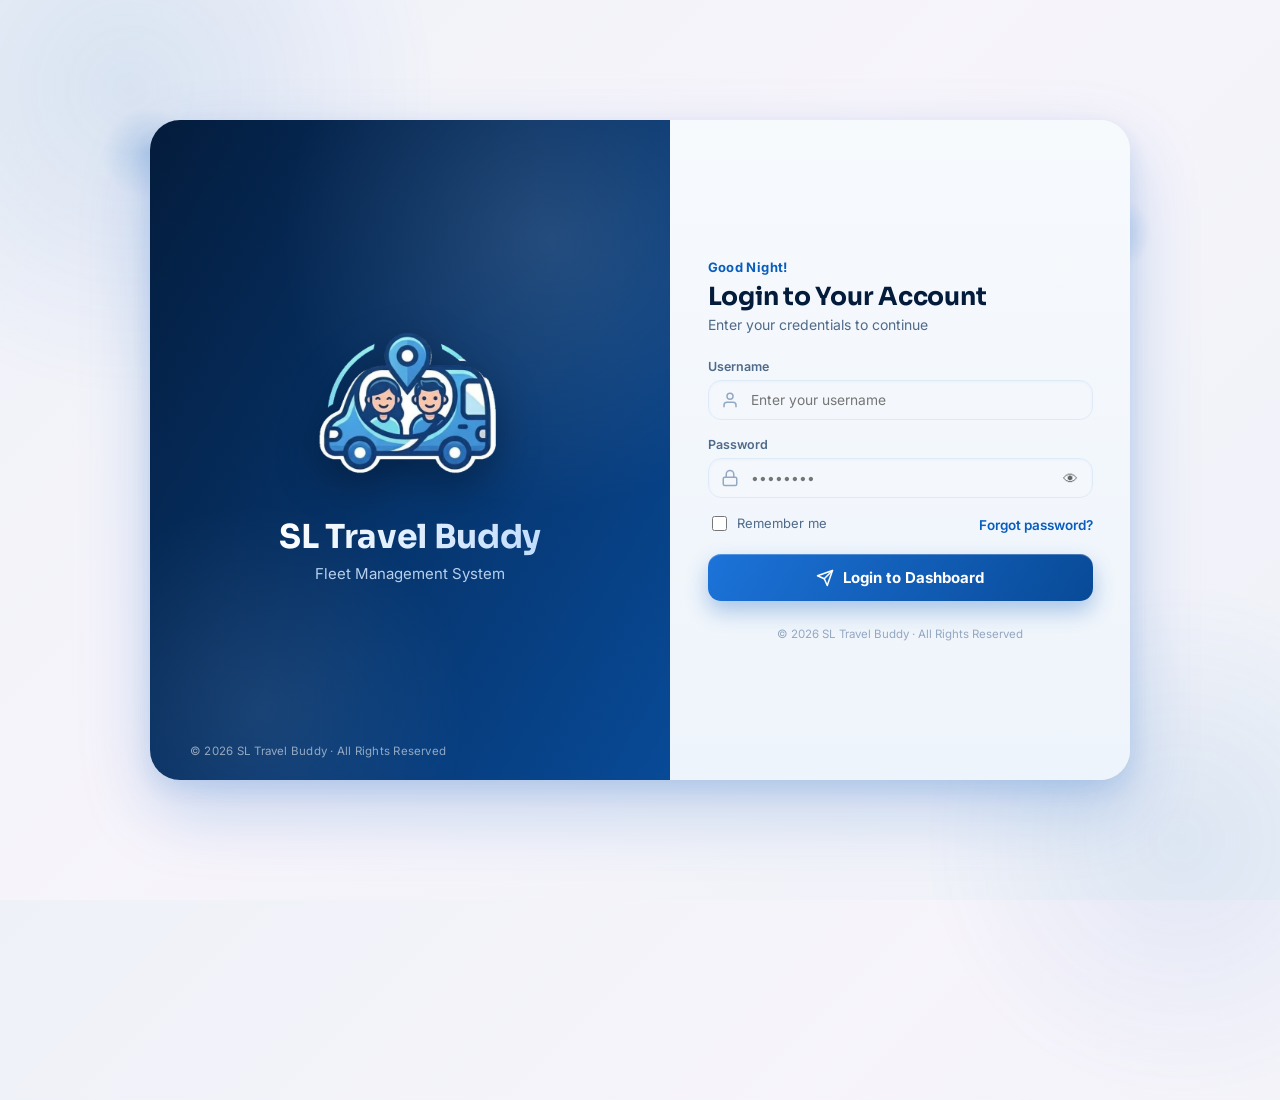
<file: target/classes/static/index.html>
<!DOCTYPE html>
<html lang="en">
<head>
    <meta charset="UTF-8"/>
    <meta name="viewport" content="width=device-width, initial-scale=1.0"/>
    <title>SL Travel Buddy — Login</title>
    <link rel="stylesheet" href="css/style.css"/>
    <link rel="icon" type="image/png" href="assets/SLTravelBuddy.png">
    <script>(function () {
        try {
            document.documentElement.setAttribute('data-theme', localStorage.getItem('bms_theme') || 'light');
        } catch (e) {
        }
    })();</script>
</head>
<body class="auth-body">
<div class="auth-bg-particle auth-bg-particle--1"></div>
<div class="auth-bg-particle auth-bg-particle--2"></div>
<div class="auth-bg-particle auth-bg-particle--3"></div>

<div class="auth-shell">
    <div class="auth-visual">
        <div class="auth-visual__overlay">
            <img src="assets/login-logo.png" alt="SL Travel Buddy Logo" class="auth-visual__logo">
            <h1>SL Travel Buddy</h1>
            <p>Fleet Management System</p>
        </div>
        <div class="auth-visual__footer">© <span id="authYear"></span> SL Travel Buddy · All Rights Reserved</div>
    </div>

    <div class="auth-panel">
        <div class="auth-card" id="loginCard">
            <div class="auth-greeting" id="authGreeting"></div>
            <h2>Login to Your Account</h2>
            <p class="muted">Enter your credentials to continue</p>

            <form id="loginForm" novalidate>
                <div class="form-field">
                    <label for="username">Username</label>
                    <div class="input-icon-wrap">
              <span class="input-icon">
                <svg viewBox="0 0 24 24" fill="none" stroke="currentColor" stroke-width="2" stroke-linecap="round"
                     stroke-linejoin="round"><path d="M20 21v-2a4 4 0 0 0-4-4H8a4 4 0 0 0-4 4v2"/><circle cx="12" cy="7"
                                                                                                          r="4"/></svg>
              </span>
                        <input type="text" id="username" autocomplete="username" required
                               placeholder="Enter your username"/>
                    </div>
                </div>
                <div class="form-field">
                    <label for="password">Password</label>
                    <div class="input-icon-wrap password-wrap">
              <span class="input-icon">
                <svg viewBox="0 0 24 24" fill="none" stroke="currentColor" stroke-width="2" stroke-linecap="round"
                     stroke-linejoin="round"><rect x="3" y="11" width="18" height="11" rx="2"/><path
                        d="M7 11V7a5 5 0 0 1 10 0v4"/></svg>
              </span>
                        <input type="password" id="password" autocomplete="current-password" required
                               placeholder="••••••••"/>
                        <button type="button" class="password-toggle" id="togglePw" aria-label="Show password">👁
                        </button>
                    </div>
                </div>
                <div id="loginError" class="form-error" hidden></div>

                <div class="auth-options">
                    <label class="auth-remember">
                        <input type="checkbox" id="rememberMe"/> Remember me
                    </label>
                    <button type="button" class="link-btn" id="linkForgot">Forgot password?</button>
                </div>

                <button type="submit" class="btn btn--auth-submit btn--block" id="btnLogin">
                    <svg class="btn--auth-submit__icon" viewBox="0 0 24 24" fill="none" stroke="currentColor"
                         stroke-width="2" stroke-linecap="round" stroke-linejoin="round">
                        <path d="M22 2 11 13"/>
                        <path d="M22 2 15 22l-4-9-9-4 20-7Z"/>
                    </svg>
                    <span>Login to Dashboard</span>
                </button>
            </form>

            <div class="auth-card__footer">© <span id="authYear2"></span> SL Travel Buddy · All Rights Reserved</div>
        </div>
    </div>
</div>

<script src="https://code.jquery.com/jquery-3.6.0.min.js"></script>
<script src="js/api.js"></script>
<script src="js/utils.js"></script>
<script src="js/auth.js"></script>
<script>
    if (Session.isLoggedIn()) location.href = "dashboard.html";

    // Footer copyright years
    const yearNow = new Date().getFullYear();
    qs("#authYear").textContent = yearNow;
    qs("#authYear2").textContent = yearNow;


    (function setGreeting() {
        const hour = new Date().getHours();
        let text;
        if (hour >= 5 && hour < 12) text = "Good Morning!";
        else if (hour >= 12 && hour < 17) text = "Good Afternoon!";
        else if (hour >= 17 && hour < 21) text = "Good Evening!";
        else text = "Good Night!";
        qs("#authGreeting").textContent = text;
    })();


    const REMEMBER_KEY = "bms_remembered_username";
    (function restoreRememberedUsername() {
        const saved = localStorage.getItem(REMEMBER_KEY);
        if (saved) {
            qs("#username").value = saved;
            qs("#rememberMe").checked = true;
        }
    })();

    const form = qs("#loginForm");
    const errBox = qs("#loginError");

    qs("#togglePw").addEventListener("click", () => {
        const pw = qs("#password");
        pw.type = pw.type === "password" ? "text" : "password";
    });

    form.addEventListener("submit", async (e) => {
        e.preventDefault();
        errBox.hidden = true;
        const username = qs("#username").value.trim();
        const password = qs("#password").value;
        if (!username || !password) {
            errBox.textContent = "Please enter both username and password.";
            errBox.hidden = false;
            return;
        }
        const btn = qs("#btnLogin");
        btn.disabled = true;
        const result = await Auth.authenticate(username, password);
        btn.disabled = false;
        if (!result.ok) {
            errBox.textContent = result.message;
            errBox.hidden = false;
            return;
        }
        if (qs("#rememberMe").checked) localStorage.setItem(REMEMBER_KEY, username);
        else localStorage.removeItem(REMEMBER_KEY);
        Session.set(result.user, result.token);
        Toast.success(`Welcome, ${result.user.name}!`);
        setTimeout(() => location.href = "dashboard.html", 400);
    });

    /* ---------------- Forgot password / OTP flow ---------------- */
    qs("#linkForgot").addEventListener("click", () => {
        let stage = "email";
        let pendingEmail = "";
        let pendingUserId = null;
        let pendingCode = "";

        function bodyForStage() {
            if (stage === "email") {
                return `
            <p class="muted">Enter the email address linked to your account. We'll send a one-time code to it.</p>
            <div class="form-field"><label>Email</label><input type="email" id="fpEmail" placeholder="you@example.com" /></div>`;
            }
            if (stage === "otp") {
                return `
            <div class="otp-banner otp-banner--sent">
              <strong>✓ Code sent!</strong> We emailed a 6-digit verification code to <strong>${Fmt.escapeHtml(pendingEmail)}</strong>.
              <span class="muted">Check your inbox (and spam folder). Valid for 10 minutes.</span>
            </div>
            <div class="form-field"><label>Enter the 6-digit code</label><input type="text" id="fpOtp" maxlength="6" placeholder="000000" /></div>`;
            }
            return `
          <div class="form-field"><label>New Password</label><input type="password" id="fpNewPw" placeholder="At least 6 characters" /></div>
          <div class="form-field"><label>Confirm Password</label><input type="password" id="fpConfirmPw" placeholder="Re-enter password" /></div>`;
        }

        const modal = openModal({
            title: "Reset Password",
            bodyHtml: `<div id="fpBody">${bodyForStage()}</div>`,
            footerHtml: `<button class="btn btn--ghost" data-act="x">Cancel</button><button class="btn btn--primary" id="fpNext">Send Code</button>`,
            onMount(overlay) {
                function refresh() {
                    qs("#fpBody", overlay).innerHTML = bodyForStage();
                    qs("#fpNext", overlay).textContent = stage === "email" ? "Send Code" : stage === "otp" ? "Verify Code" : "Reset Password";
                }

                qs("#fpNext", overlay).addEventListener("click", () => handleNext(overlay, refresh));
                refresh();
            }
        });

        async function handleNext(overlay, refresh) {
            if (stage === "email") {
                const email = qs("#fpEmail", overlay).value.trim();
                if (!Validate.isEmail(email)) {
                    Toast.warning("Please enter a valid email address.");
                    return;
                }
                const res = await Auth.requestOtp(email);
                if (!res.ok) {
                    Toast.error("No account found with that email address.");
                    return;
                }

                pendingEmail = email;
                pendingUserId = res.user.userId;

                Toast.success(`Verification code emailed to ${pendingEmail}.`);
                stage = "otp";
                refresh();
            } else if (stage === "otp") {
                const code = qs("#fpOtp", overlay).value.trim();
                const uid = await Auth.verifyOtp(pendingEmail, code);
                if (!uid) {
                    Toast.error("Invalid or expired code. Please try again.");
                    return;
                }
                pendingUserId = uid;
                pendingCode = code;
                Toast.success("Code verified!");
                stage = "reset";
                refresh();
            } else {
                const pw1 = qs("#fpNewPw", overlay).value;
                const pw2 = qs("#fpConfirmPw", overlay).value;
                if (pw1.length < 6) {
                    Toast.warning("Password must be at least 6 characters.");
                    return;
                }
                if (pw1 !== pw2) {
                    Toast.warning("Passwords do not match.");
                    return;
                }
                const ok = await Auth.resetPassword(pendingUserId, pw1, pendingEmail, pendingCode);
                if (!ok) {
                    Toast.error("Could not reset your password. Please try again.");
                    return;
                }
                Toast.success("Password reset successfully! Please sign in.");
                modal.close();
            }
        }
    });
</script>
</body>
</html>
</file>
<file: target/classes/static/css/style.css>
@import url('https://fonts.googleapis.com/css2?family=Sora:wght@600;700;800&family=Inter:wght@400;500;600;700&display=swap');

:root {
    /* tints/shades  */
    --primary: #095dbd;
    --primary-50: #eef6ff;
    --primary-100: #dbebfe;
    --primary-200: #b7d7fd;
    --primary-300: #83b9f8;
    --primary-400: #4794ed;
    --primary-500: #1c73d9;
    --primary-600: #095dbd;
    --primary-700: #084a97;
    --primary-800: #073b78;
    --primary-900: #062c5c;
    --primary-950: #041c3c;

    --rgb-primary: 9, 93, 189;

    /* Surfaces */
    --bg: #ffffff;
    --bg-soft: #f4f8fd;
    --bg-shell: linear-gradient(180deg, #f7fafd 0%, #eef4fb 100%);
    --card: #ffffff;
    --border: #dfeaf7;
    --border-soft: #eaf2fb;

    /* Text */
    --text: #0d2745;
    --text-soft: #4f6a8a;
    --text-faint: #93a8c2;

    --green: #17945f;
    --green-bg: #e4f8ef;
    --red: #d13b3b;
    --red-bg: #fdeaea;
    --amber: #b9781a;
    --amber-bg: #fdf1de;
    --blue: var(--primary-600);
    --blue-bg: var(--primary-50);
    --gray-bg: #eef2f8;
    --purple: #6a4fc9;
    --purple-bg: #efeafc;

    /* Depth system */
    --radius: 20px;
    --radius-sm: 13px;
    --radius-lg: 26px;

    --shadow-xs: 0 1px 2px rgba(var(--rgb-primary), 0.05);
    --shadow-sm: 0 1px 2px rgba(var(--rgb-primary), 0.05),
    0 6px 16px rgba(var(--rgb-primary), 0.07);
    --shadow-md: 0 2px 4px rgba(var(--rgb-primary), 0.06),
    0 14px 32px rgba(var(--rgb-primary), 0.10);
    --shadow-lg: 0 8px 16px rgba(var(--rgb-primary), 0.10),
    0 28px 60px rgba(var(--rgb-primary), 0.20);
    --shadow-inset: inset 0 2px 6px rgba(4, 28, 60, 0.28);
    --shadow-glow: 0 0 0 3px rgba(var(--rgb-primary), 0.14);


    --surface-2: var(--bg-soft);
    --surface-solid: #ffffff;
    --sheen: rgba(255, 255, 255, .85);
    --text-muted: var(--text-soft);
    --accent: var(--primary-600);
    --danger: var(--red);

    font-family: 'Inter', system-ui, sans-serif;
}


:root[data-theme="dark"] {
    --primary-50: #112544;
    --primary-100: #143259;
    --primary-200: #1c4d84;
    --primary-300: #3672b5;

    --bg: #0a1220;
    --bg-soft: #101a2c;
    --bg-shell: linear-gradient(180deg, #090f1a 0%, #0d1626 100%);
    --card: #121d32;
    --border: #24354f;
    --border-soft: #1a273d;

    --text: #edf2fb;
    --text-soft: #9fb0c9;
    --text-faint: #67768f;

    --surface-solid: #16233b;
    --sheen: rgba(255, 255, 255, .05);

    --green-bg: #0f2f22;
    --red-bg: #37191a;
    --amber-bg: #362a10;
    --blue-bg: #112a4a;
    --gray-bg: #18243a;
    --purple-bg: #221c3c;


    --green: #4ade80;
    --red: #f87171;
    --amber: #fbbf24;
    --purple: #c4b5fd;
    --blue: #60a5fa;

    --shadow-xs: 0 1px 2px rgba(0, 0, 0, .35);
    --shadow-sm: 0 1px 2px rgba(0, 0, 0, .35), 0 6px 16px rgba(0, 0, 0, .3);
    --shadow-md: 0 2px 4px rgba(0, 0, 0, .38), 0 14px 32px rgba(0, 0, 0, .34);
    --shadow-lg: 0 8px 16px rgba(0, 0, 0, .4), 0 28px 60px rgba(0, 0, 0, .5);
    --shadow-inset: inset 0 2px 6px rgba(0, 0, 0, .4);
    --shadow-glow: 0 0 0 3px rgba(96, 165, 250, .22);
}

:root[data-theme="dark"] body {
    background: var(--bg-shell);
}

:root[data-theme="dark"] .card,
:root[data-theme="dark"] .stat-card {
    background: linear-gradient(160deg, #131f36 0%, #101a2e 75%, #142744 150%);
    border-color: var(--border-soft);
}

:root[data-theme="dark"] .card::before {
    opacity: .3;
}

:root[data-theme="dark"] .topbar {
    background: rgba(10, 18, 32, .8);
    border-bottom-color: rgba(255, 255, 255, .05);
    box-shadow: 0 1px 0 rgba(255, 255, 255, .03), 0 6px 20px rgba(0, 0, 0, .3);
}

:root[data-theme="dark"] .topbar__title {
    color: var(--text);
}

:root[data-theme="dark"] .topbar__clock {
    color: var(--text-soft);
}


:root[data-theme="dark"] .calc-trigger,
:root[data-theme="dark"] .fullscreen-trigger,
:root[data-theme="dark"] .bell-trigger,
:root[data-theme="dark"] .search-trigger,
:root[data-theme="dark"] .theme-trigger,
:root[data-theme="dark"] .sidebar-collapse-btn {
    background: linear-gradient(155deg, #17273f, #101a2c);
    color: var(--text-soft);
    border-color: var(--border);
}

:root[data-theme="dark"] .calc-trigger:hover,
:root[data-theme="dark"] .fullscreen-trigger:hover,
:root[data-theme="dark"] .bell-trigger:hover,
:root[data-theme="dark"] .search-trigger:hover,
:root[data-theme="dark"] .theme-trigger:hover,
:root[data-theme="dark"] .sidebar-collapse-btn:hover {
    background: linear-gradient(155deg, #1c3050, #142640);
    color: var(--text);
}

:root[data-theme="dark"] input[type="text"], :root[data-theme="dark"] input[type="number"],
:root[data-theme="dark"] input[type="date"], :root[data-theme="dark"] input[type="time"],
:root[data-theme="dark"] input[type="email"], :root[data-theme="dark"] input[type="password"],
:root[data-theme="dark"] select, :root[data-theme="dark"] textarea {
    background: var(--surface-solid);
    color: var(--text);
    border-color: var(--border);
}

:root[data-theme="dark"] input:focus, :root[data-theme="dark"] select:focus, :root[data-theme="dark"] textarea:focus {
    background: #1a2a46;
}

:root[data-theme="dark"] input[readonly], :root[data-theme="dark"] input:disabled, :root[data-theme="dark"] select:disabled {
    background: #0d1626;
}

:root[data-theme="dark"] .search-box {
    background: var(--surface-solid);
}

:root[data-theme="dark"] .search-box:focus-within {
    background: #1a2a46;
}

:root[data-theme="dark"] .data-table thead th {
    background: #101c31;
    color: var(--primary-300);
}

:root[data-theme="dark"] .data-table tbody td {
    border-bottom-color: var(--border-soft);
}

:root[data-theme="dark"] .data-table tbody tr:hover {
    background: #101c31;
}

:root[data-theme="dark"] .table-empty {
    color: var(--text-faint);
}

:root[data-theme="dark"] .btn--secondary {
    background: linear-gradient(155deg, #14243d, #1a3557);
    color: #bcd4f2;
}

:root[data-theme="dark"] .btn--danger {
    background: linear-gradient(155deg, #241417, #33191c);
}

:root[data-theme="dark"] .calc-btn--clear {
    background: linear-gradient(155deg, #241417, #33191c);
    color: var(--red);
}

:root[data-theme="dark"] .modal {
    background: rgba(16, 24, 40, .94);
    border-color: rgba(255, 255, 255, .06);
}

:root[data-theme="dark"] .modal__header, :root[data-theme="dark"] .modal__footer {
    border-color: var(--border-soft);
}

:root[data-theme="dark"] .toast {
    background: rgba(17, 27, 45, .88);
}

:root[data-theme="dark"] .toast__title {
    color: var(--text);
}

:root[data-theme="dark"] .pill {
    background: var(--blue-bg);
    color: #a9c8f0;
}

:root[data-theme="dark"] .tabs {
    border-bottom-color: var(--border);
}

:root[data-theme="dark"] .tab-btn:hover {
    background: var(--blue-bg);
}

:root[data-theme="dark"] .auth-panel {
    background: var(--bg-shell);
}

:root[data-theme="dark"] .auth-card h2 {
    color: var(--text);
}

:root[data-theme="dark"] .auth-card__footer {
    color: var(--text-faint);
}

:root[data-theme="dark"] .auth-body {
    background: linear-gradient(135deg, #070c16 0%, #0a1220 50%, #070c16 100%);
}

:root[data-theme="dark"] .calc-display {
    background: linear-gradient(160deg, #0a1220, #0e1830);
}

:root[data-theme="dark"] .calc-btn {
    background: var(--bg-soft);
    border-color: var(--border);
    color: var(--text);
}

:root[data-theme="dark"] .calc-btn:hover {
    background: #1a3050;
}

:root[data-theme="dark"] .calc-btn--op {
    background: linear-gradient(155deg, #14243d, #1a3557);
    color: #bcd4f2;
}

:root[data-theme="dark"] .calc-btn--op:hover {
    background: linear-gradient(155deg, #1a3557, #1f4370);
}

:root[data-theme="dark"] .otp-banner {
    background: linear-gradient(155deg, #362a10, #2a2009);
    color: #f0d9a0;
}

:root[data-theme="dark"] .otp-banner--sent {
    background: linear-gradient(155deg, #0f2f22, #0c261c);
    color: #a6e8c8;
}

:root[data-theme="dark"] .form-error {
    background: var(--red-bg);
}

:root[data-theme="dark"] .empty-state h3 {
    color: var(--text);
}

:root[data-theme="dark"] .view-toggle button {
    background: var(--surface-solid);
}


:root[data-theme="dark"] .card__head h3,
:root[data-theme="dark"] .table-toolbar h3,
:root[data-theme="dark"] .modal__header h3,
:root[data-theme="dark"] .calendar-head h3,
:root[data-theme="dark"] .settings-section h4,
:root[data-theme="dark"] .notif-panel__head strong,
:root[data-theme="dark"] .page-head h2,
:root[data-theme="dark"] .auth-card__footer,
:root[data-theme="dark"] .data-table thead th.sortable:hover {
    color: var(--text);
}

:root[data-theme="dark"] .link,
:root[data-theme="dark"] .link-btn,
:root[data-theme="dark"] .topbar__burger,
:root[data-theme="dark"] .chip,
:root[data-theme="dark"] .tab-btn.active,
:root[data-theme="dark"] .search-result-item__icon,
:root[data-theme="dark"] .leaderboard-value,
:root[data-theme="dark"] .data-table thead th.sort-asc .sort-arrow,
:root[data-theme="dark"] .data-table thead th.sort-desc .sort-arrow,
:root[data-theme="dark"] .brand-mark .icon {
    color: #7db4f5;
}

:root[data-theme="dark"] .link:hover,
:root[data-theme="dark"] .link-btn:hover {
    color: #a8cff9;
}

:root[data-theme="dark"] .chip {
    background: var(--blue-bg);
}

:root[data-theme="dark"] .leaderboard-rank {
    background: linear-gradient(155deg, #1a3557, #1f4370);
    color: #a8cff9;
}

:root[data-theme="dark"] .toast--info {
    border-color: #7db4f5;
}

:root[data-theme="dark"] .toast--info .toast__icon {
    color: #7db4f5;
}


:root[data-theme="dark"] .btn--ghost:hover:not(:disabled),
:root[data-theme="dark"] .chip-btn:hover,
:root[data-theme="dark"] .tab-btn:hover {
    background: var(--blue-bg);
    color: #7db4f5;
}

:root[data-theme="dark"] .tab-btn.active:hover {
    color: #a8cff9;
}

:root[data-theme="dark"] .chat-chip {
    color: #7db4f5;
}

:root[data-theme="dark"] .chat-chip:hover {
    background: var(--blue-bg);
}

:root[data-theme="dark"] .search-result-item:hover,
:root[data-theme="dark"] .search-result-item.active,
:root[data-theme="dark"] .autocomplete-item:hover,
:root[data-theme="dark"] .calendar-cell:hover {
    background: var(--blue-bg);
}

:root[data-theme="dark"] .calendar-cell.today {
    box-shadow: 0 0 0 2px var(--primary-100);
}

:root[data-theme="dark"] .calendar-cell.active-filter {
    background: var(--primary-100);
}


* {
    box-sizing: border-box;
}

html, body {
    height: 100%;
}

body {
    margin: 0;
    background: var(--bg-shell);
    color: var(--text);

    font-family: 'Inter', system-ui, -apple-system, sans-serif;
    -webkit-font-smoothing: antialiased;
}

h1, h2, h3, h4 {
    font-family: 'Sora', 'Inter', sans-serif;
    margin: 0;
    letter-spacing: -0.01em;
}

p {
    margin: 0;
}

a {
    color: inherit;
}

button {
    font-family: inherit;
}

.muted {
    color: var(--text-soft);
    font-size: 14px;
}

.req {
    color: var(--red);
}

.icon {
    width: 19px;
    height: 19px;
    flex-shrink: 0;
}

@media (prefers-reduced-motion: reduce) {
    *, *::before, *::after {
        animation-duration: 0.01ms !important;
        animation-iteration-count: 1 !important;
        transition-duration: 0.01ms !important;
        scroll-behavior: auto !important;
    }
}

/*Scroll-reveal  */
.reveal {
    opacity: 0;
    transform: translateY(18px);
    transition: opacity .45s cubic-bezier(.22, .61, .36, 1), transform .45s cubic-bezier(.22, .61, .36, 1);
}

.reveal.in-view {
    opacity: 1;
    transform: translateY(0);
}

/*Buttons */
.btn {
    display: inline-flex;
    align-items: center;
    justify-content: center;
    gap: 8px;
    padding: 11px 20px;
    border-radius: var(--radius-sm);
    border: 1px solid transparent;
    font-size: 14px;
    font-weight: 600;
    cursor: pointer;
    transition: all .25s cubic-bezier(.22, .61, .36, 1);
    white-space: nowrap;
    position: relative;
}

.btn:disabled {
    opacity: .42;
    cursor: not-allowed;
    transform: none !important;
    box-shadow: none !important;
}

.btn--primary {
    background: linear-gradient(155deg, var(--primary-500), var(--primary-700));
    color: #fff;
    box-shadow: 0 2px 4px rgba(var(--rgb-primary), .18), 0 10px 22px rgba(var(--rgb-primary), .30), inset 0 1px 0 rgba(255, 255, 255, .22);
    overflow: hidden;
}

.btn--primary::before {
    content: "";
    position: absolute;
    inset: 0;
    background: linear-gradient(115deg, transparent 30%, rgba(255, 255, 255, .35) 48%, rgba(255, 255, 255, .35) 52%, transparent 70%);
    background-size: 250% 100%;
    background-position: 150% 0;
    transition: background-position .55s ease;
    pointer-events: none;
}

.btn--primary:hover:not(:disabled)::before {
    background-position: -50% 0;
}

.btn--primary:hover:not(:disabled) {
    transform: translateY(-3px);
    box-shadow: 0 4px 10px rgba(var(--rgb-primary), .22), 0 18px 34px rgba(var(--rgb-primary), .36), inset 0 1px 0 rgba(255, 255, 255, .3);
}

.btn--primary:active:not(:disabled) {
    transform: translateY(0) scale(.98);
    box-shadow: var(--shadow-inset);
}

.btn--secondary {
    background: linear-gradient(155deg, var(--primary-50), var(--primary-100));
    color: var(--primary-700);
    box-shadow: var(--shadow-xs), inset 0 1px 0 var(--sheen);
}

.btn--secondary:hover:not(:disabled) {
    transform: translateY(-3px);
    background: linear-gradient(155deg, var(--primary-100), var(--primary-200));
    box-shadow: var(--shadow-sm);
}

.btn--secondary:active:not(:disabled) {
    transform: translateY(0) scale(.98);
    box-shadow: var(--shadow-inset);
}

.btn--danger {
    background: linear-gradient(155deg, #fff, var(--red-bg));
    color: var(--red);
    box-shadow: var(--shadow-xs), inset 0 1px 0 var(--sheen);
}

.btn--danger:hover:not(:disabled) {
    transform: translateY(-3px);
    background: linear-gradient(155deg, var(--red-bg), #fbdbd8);
    box-shadow: 0 10px 22px rgba(209, 59, 59, .18);
}

.btn--danger:active:not(:disabled) {
    transform: translateY(0) scale(.98);
    box-shadow: var(--shadow-inset);
}

.btn--ghost {
    background: var(--surface-solid);
    color: var(--text-soft);
    border-color: var(--border);
    box-shadow: var(--shadow-xs);
}

.btn--ghost:hover:not(:disabled) {
    background: var(--primary-50);
    color: var(--primary-700);
    border-color: var(--primary-200);
    transform: translateY(-2px);
    box-shadow: var(--shadow-sm);
}

.btn--ghost:active:not(:disabled) {
    transform: translateY(0);
    box-shadow: var(--shadow-inset);
}

.btn--block {
    width: 100%;
}

.btn--sm {
    padding: 8px 14px;
    font-size: 13px;
    border-radius: 10px;
}

.btn:focus-visible, a:focus-visible, input:focus-visible, select:focus-visible, textarea:focus-visible {
    outline: 2px solid var(--primary-400);
    outline-offset: 2px;
}

.link {
    color: var(--primary-600);
    font-weight: 600;
    font-size: 14px;
    text-decoration: none;
    transition: color .2s ease;
}

.link:hover {
    color: var(--primary-800);
}

.link-btn {
    background: none;
    border: none;
    color: var(--primary-600);
    font-weight: 600;
    font-size: 13.5px;
    cursor: pointer;
    margin-top: 4px;
    padding: 4px 0;
    transition: color .2s ease;
}

.link-btn:hover {
    color: var(--primary-800);
    text-decoration: underline;
}

/*Logo */
.logo {
    height: 38px;
    width: auto;
    max-width: 168px;
    object-fit: contain;
    display: block;
    border-radius: 8px;
}

.logo-fallback {
    display: none;
    align-items: center;
    justify-content: center;
}

/* Shell layout */
.shell {
    display: flex;
    min-height: 100vh;
}

.sidebar {
    width: 262px;
    flex-shrink: 0;
    background: linear-gradient(190deg, var(--primary-950), var(--primary-800) 65%);
    color: #cfe0f5;
    display: flex;
    flex-direction: column;
    position: sticky;
    top: 0;
    height: 100vh;
    z-index: 40;
    box-shadow: 6px 0 30px rgba(4, 28, 60, .18);
    overflow: hidden;
}

.sidebar::before {
    content: "";
    position: absolute;
    width: 260px;
    height: 260px;
    border-radius: 50%;
    background: radial-gradient(circle, rgba(255, 255, 255, .08), transparent 70%);
    top: -80px;
    right: -100px;
    pointer-events: none;
}

.sidebar > * {
    position: relative;
    z-index: 1;
}

.sidebar__brand {
    display: flex;
    align-items: center;
    gap: 12px;
    padding: 22px 20px 18px;
    border-bottom: 1px solid rgba(255, 255, 255, .08);
}

.brand-mark {
    width: 58px;
    height: 58px;
    flex-shrink: 0;

    display: flex;
    align-items: center;
    justify-content: center;
}

.brand-mark .icon {
    color: #cfe0f5;
    width: 30px;
    height: 30px;
}

.brand-mark .logo {
    height: 100%;
    width: 100%;
    object-fit: contain;
    filter: drop-shadow(0 3px 6px rgba(0, 0, 0, .35));
}

.brand-text strong {
    display: block;
    color: #fff;
    font-family: 'Sora', sans-serif;
    font-size: 15.5px;
}

.brand-text span {
    font-size: 11.5px;
    color: #a9c2df;
    letter-spacing: .03em;
}

.sidebar__nav {
    flex: 1;
    overflow-y: auto;
    padding: 14px 12px;
    display: flex;
    flex-direction: column;
    gap: 3px;
}

.sidebar__link {
    display: flex;
    align-items: center;
    gap: 12px;
    padding: 10.5px 13px;
    border-radius: 12px;
    color: #b9cbe4;
    text-decoration: none;
    font-size: 13.8px;
    font-weight: 500;
    transition: all .2s cubic-bezier(.22, .61, .36, 1);
    position: relative;
}

.sidebar__link .icon {
    width: 18px;
    height: 18px;
    opacity: .85;
    transition: opacity .2s ease;
}

.sidebar__link:hover {
    background: rgba(255, 255, 255, .08);
    color: #fff;
    transform: translateX(3px);
}

.sidebar__link.active {
    background: linear-gradient(120deg, rgba(255, 255, 255, .16), rgba(255, 255, 255, .05));
    color: #fff;
    box-shadow: inset 0 1px 0 rgba(255, 255, 255, .15), 0 4px 14px rgba(0, 0, 0, .18);
}

.sidebar__link.active .icon {
    color: #fff;
    opacity: 1;
}

.sidebar__link.active::before {
    content: "";
    position: absolute;
    left: -12px;
    top: 50%;
    transform: translateY(-50%);
    width: 4px;
    height: 22px;
    border-radius: 4px;
    background: #ffffff;
    box-shadow: 0 0 12px rgba(255, 255, 255, .7);
}

.sidebar__footer {
    padding: 14px;
    border-top: 1px solid rgba(255, 255, 255, .08);
    display: flex;
    flex-direction: column;
    gap: 10px;
}

.user-chip {
    display: flex;
    align-items: center;
    gap: 10px;
    padding: 8px;
    border-radius: 12px;
    background: rgba(255, 255, 255, .05);
}

.user-chip__avatar {
    width: 34px;
    height: 34px;
    border-radius: 50%;
    flex-shrink: 0;
    background: linear-gradient(155deg, var(--primary-300), var(--primary-600));
    color: #fff;
    display: flex;
    align-items: center;
    justify-content: center;
    font-weight: 700;
    font-size: 14px;
    box-shadow: 0 2px 6px rgba(0, 0, 0, .25);
}

.user-chip__meta {
    display: flex;
    flex-direction: column;
    overflow: hidden;
}

.user-chip__meta strong {
    font-size: 13px;
    color: #fff;
    white-space: nowrap;
    overflow: hidden;
    text-overflow: ellipsis;
}

.user-chip__meta span {
    font-size: 11.5px;
    color: #9db4d1;
}

.sidebar__footer .btn--ghost {
    background: rgba(255, 255, 255, .06);
    color: #cfe0f5;
    border-color: rgba(255, 255, 255, .14);
    box-shadow: none;
}

.sidebar__footer .btn--ghost:hover {
    background: rgba(255, 255, 255, .14);
    color: #fff;
    border-color: rgba(255, 255, 255, .24);
}

.sidebar__mobile-close {
    display: none;
}

.sidebar-backdrop {
    display: none;
}


html {
    scrollbar-width: thin;
    scrollbar-color: var(--border) transparent;
}

::-webkit-scrollbar {
    width: 8px;
    height: 8px;
}

::-webkit-scrollbar-track {
    background: transparent;
}

::-webkit-scrollbar-thumb {
    background: var(--border);
    border-radius: 10px;
}

::-webkit-scrollbar-thumb:hover {
    background: var(--text-faint);
}


.sidebar__nav {
    scrollbar-width: thin;
    scrollbar-color: rgba(255, 255, 255, .28) transparent;
}

.sidebar__nav::-webkit-scrollbar {
    width: 6px;
}

.sidebar__nav::-webkit-scrollbar-track {
    background: transparent;
}

.sidebar__nav::-webkit-scrollbar-thumb {
    background: rgba(255, 255, 255, .28);
    border-radius: 10px;
}

.sidebar__nav::-webkit-scrollbar-thumb:hover {
    background: rgba(255, 255, 255, .45);
}

.main {
    flex: 1;
    display: flex;
    flex-direction: column;
    min-width: 0;
}

.topbar {
    height: 64px;
    flex-shrink: 0;
    display: flex;
    align-items: center;
    gap: 14px;
    padding: 0 26px;
    background: rgba(255, 255, 255, .72);
    backdrop-filter: blur(14px) saturate(180%);
    -webkit-backdrop-filter: blur(14px) saturate(180%);
    border-bottom: 1px solid rgba(var(--rgb-primary), .08);
    position: sticky;
    top: 0;
    z-index: 30;
    box-shadow: 0 1px 0 rgba(255, 255, 255, .6), 0 6px 20px rgba(var(--rgb-primary), .05);
}

.topbar__title {
    font-family: 'Sora', sans-serif;
    font-weight: 700;
    font-size: 17.5px;
    color: var(--primary-900);
}

.topbar__right {
    margin-left: auto;
    display: flex;
    align-items: center;
    gap: 14px;
}

.topbar__clock {
    font-size: 13px;
    color: var(--text-soft);
}

.topbar__burger {
    display: none;
    background: none;
    border: none;
    cursor: pointer;
    color: var(--primary-700);
    padding: 4px;
}

/* Topbar calculator trigger*/
.calc-trigger {
    display: inline-flex;
    align-items: center;
    justify-content: center;
    width: 36px;
    height: 36px;
    border-radius: 11px;
    border: 1px solid var(--border);
    background: linear-gradient(155deg, #ffffff, var(--primary-50));
    color: var(--primary-700);
    cursor: pointer;
    box-shadow: var(--shadow-xs), inset 0 1px 0 var(--sheen);
    transition: all .22s cubic-bezier(.22, .61, .36, 1);
}

.calc-trigger:hover {
    transform: translateY(-2px);
    box-shadow: var(--shadow-sm);
    background: linear-gradient(155deg, var(--primary-50), var(--primary-100));
}

.calc-trigger:active {
    transform: translateY(0);
    box-shadow: var(--shadow-inset);
}

.calc-trigger .icon {
    width: 17px;
    height: 17px;
}

/*  Topbar fullscreen trigger */
.fullscreen-trigger {
    display: inline-flex;
    align-items: center;
    justify-content: center;
    width: 36px;
    height: 36px;
    border-radius: 11px;
    border: 1px solid var(--border);
    background: linear-gradient(155deg, #ffffff, var(--primary-50));
    color: var(--primary-700);
    cursor: pointer;
    box-shadow: var(--shadow-xs), inset 0 1px 0 var(--sheen);
    transition: all .22s cubic-bezier(.22, .61, .36, 1);
}

.fullscreen-trigger:hover {
    transform: translateY(-2px);
    box-shadow: var(--shadow-sm);
    background: linear-gradient(155deg, var(--primary-50), var(--primary-100));
}

.fullscreen-trigger:active {
    transform: translateY(0);
    box-shadow: var(--shadow-inset);
}

.fullscreen-trigger .icon {
    width: 17px;
    height: 17px;
}

.fullscreen-trigger .icon--exit-fs {
    display: none;
}

.fullscreen-trigger.is-fullscreen .icon--enter-fs {
    display: none;
}

.fullscreen-trigger.is-fullscreen .icon--exit-fs {
    display: inline-flex;
}

/*Floating quick-calculator panel */
.quick-calc {
    position: fixed;
    z-index: 950;
    width: 280px;
    background: linear-gradient(165deg, var(--primary-950), var(--primary-800) 75%);
    border-radius: var(--radius-lg);
    overflow: hidden;
    box-shadow: 0 10px 20px rgba(4, 28, 60, .25), 0 30px 60px rgba(4, 28, 60, .35), inset 0 1px 0 rgba(255, 255, 255, .08);
    border: 1px solid rgba(255, 255, 255, .1);
    opacity: 0;
    transform: translateY(-10px) scale(.96);
    pointer-events: none;
    transition: opacity .22s cubic-bezier(.22, .61, .36, 1), transform .22s cubic-bezier(.22, .61, .36, 1);
}

.quick-calc.open {
    opacity: 1;
    transform: translateY(0) scale(1);
    pointer-events: auto;
}

.quick-calc__head {
    display: flex;
    align-items: center;
    justify-content: space-between;
    padding: 13px 15px;
    background: linear-gradient(120deg, rgba(255, 255, 255, .08), rgba(255, 255, 255, .02));
    border-bottom: 1px solid rgba(255, 255, 255, .08);
}

.quick-calc__title {
    display: flex;
    align-items: center;
    gap: 8px;
    color: #dce8fb;
    font-size: 12.5px;
    font-weight: 700;
    letter-spacing: .01em;
}

.quick-calc__title .icon {
    width: 15px;
    height: 15px;
    color: var(--primary-300);
}

.quick-calc__close {
    background: rgba(255, 255, 255, .08);
    border: none;
    color: #cfe0f5;
    width: 24px;
    height: 24px;
    border-radius: 7px;
    font-size: 16px;
    line-height: 1;
    cursor: pointer;
    transition: all .2s ease;
}

.quick-calc__close:hover {
    background: rgba(255, 255, 255, .18);
    color: #fff;
    transform: rotate(90deg);
}

.quick-calc__display {
    margin: 14px 15px 6px;
    padding: 16px 14px;
    border-radius: var(--radius-sm);
    text-align: right;
    font-family: 'Sora', monospace;
    font-size: 25px;
    font-weight: 700;
    color: #fff;
    overflow-x: auto;
    white-space: nowrap;
    background: linear-gradient(155deg, rgba(0, 0, 0, .28), rgba(0, 0, 0, .14));
    box-shadow: inset 0 2px 8px rgba(0, 0, 0, .4), inset 0 1px 0 rgba(255, 255, 255, .04);
}

.quick-calc__grid {
    display: grid;
    grid-template-columns: repeat(4, 1fr);
    gap: 8px;
    padding: 6px 15px 16px;
}

.qc-btn {
    padding: 13px 0;
    border-radius: 11px;
    border: 1px solid rgba(255, 255, 255, .08);
    background: linear-gradient(155deg, rgba(255, 255, 255, .10), rgba(255, 255, 255, .03));
    color: #eaf2fc;
    font-size: 14.5px;
    font-weight: 600;
    cursor: pointer;
    box-shadow: 0 2px 4px rgba(0, 0, 0, .15), inset 0 1px 0 rgba(255, 255, 255, .08);
    transition: all .18s cubic-bezier(.22, .61, .36, 1);
}

.qc-btn:hover {
    transform: translateY(-2px);
    background: linear-gradient(155deg, rgba(255, 255, 255, .18), rgba(255, 255, 255, .05));
}

.qc-btn:active {
    transform: translateY(0);
    box-shadow: inset 0 2px 6px rgba(0, 0, 0, .35);
}

.qc-btn--op {
    background: linear-gradient(155deg, var(--primary-400), var(--primary-600));
    color: #fff;
    border-color: transparent;
}

.qc-btn--op:hover {
    background: linear-gradient(155deg, var(--primary-300), var(--primary-500));
}

.qc-btn--clear {
    background: linear-gradient(155deg, #e8615a, #c23f3f);
    color: #fff;
    border-color: transparent;
}

.qc-btn--clear:hover {
    background: linear-gradient(155deg, #ef7a74, #d14848);
}

@media (max-width: 400px) {
    .quick-calc {
        width: calc(100vw - 24px);
        right: 12px !important;
    }
}

.content {
    padding: 26px 30px 60px;
    max-width: 1400px;
    width: 100%;
    margin: 0 auto;
    animation: pageFadeIn .45s cubic-bezier(.22, .61, .36, 1);
}

@keyframes pageFadeIn {
    from {
        opacity: 0;
        transform: translateY(10px);
    }
    to {
        opacity: 1;
        transform: translateY(0);
    }
}

/* Page head*/
.page-head {
    display: flex;
    align-items: flex-end;
    justify-content: space-between;
    gap: 16px;
    margin-bottom: 22px;
    flex-wrap: wrap;
}

.page-head h2 {
    font-size: 23px;
    margin-bottom: 4px;
    color: var(--primary-950);
}

/*Cards (soft-UI) */
.card {
    background: linear-gradient(160deg, #ffffff 0%, var(--bg-soft) 75%, var(--primary-50) 145%);
    border: 1px solid var(--border-soft);
    border-radius: var(--radius);
    padding: 22px;
    margin-bottom: 22px;
    box-shadow: var(--shadow-sm), inset 0 1px 0 var(--sheen);
    transition: box-shadow .3s ease, transform .3s ease;
    position: relative;
}

.card::before {
    content: "";
    position: absolute;
    top: 0;
    left: 18px;
    right: 18px;
    height: 2px;
    border-radius: 0 0 4px 4px;
    background: linear-gradient(90deg, transparent, var(--primary-300), transparent);
    opacity: .55;
}

.card__head {
    display: flex;
    align-items: center;
    justify-content: space-between;
    margin-bottom: 16px;
}

.card__head h3 {
    font-size: 15.5px;
    display: flex;
    align-items: center;
    gap: 8px;
    color: var(--primary-900);
}

.form-card {
    padding: 24px;
}

.grid-2 {
    display: grid;
    grid-template-columns: 1.4fr 1fr;
    gap: 22px;
    align-items: start;
}

/*  Donut chart entrance animation (Dashboard) */
.donut-svg {
    animation: donutPop .65s cubic-bezier(.34, 1.56, .64, 1) both;
    transform-origin: center;
}

.donut-slice {
    transform-origin: center;
    animation: sliceFadeIn .5s ease both;
}

.donut-slice:nth-child(1) {
    animation-delay: .05s;
}

.donut-slice:nth-child(2) {
    animation-delay: .18s;
}

.donut-slice:nth-child(3) {
    animation-delay: .31s;
}

.donut-slice:nth-child(4) {
    animation-delay: .44s;
}

.donut-slice:nth-child(5) {
    animation-delay: .57s;
}

.donut-center-value, .donut-center-label {
    animation: fadeIn .4s ease .5s both;
}

.donut-legend-item {
    animation: slideInLeft .35s ease both;
}

.donut-legend-item:nth-child(1) {
    animation-delay: .3s;
}

.donut-legend-item:nth-child(2) {
    animation-delay: .38s;
}

.donut-legend-item:nth-child(3) {
    animation-delay: .46s;
}

@keyframes donutPop {
    from {
        opacity: 0;
        transform: scale(.55) rotate(-90deg);
    }
    to {
        opacity: 1;
        transform: scale(1) rotate(0deg);
    }
}

@keyframes sliceFadeIn {
    from {
        opacity: 0;
    }
    to {
        opacity: 1;
    }
}

@keyframes slideInLeft {
    from {
        opacity: 0;
        transform: translateX(-10px);
    }
    to {
        opacity: 1;
        transform: translateX(0);
    }
}

/* Stat cards */
.stat-grid {
    display: grid;
    grid-template-columns: repeat(auto-fit, minmax(210px, 1fr));
    gap: 18px;
    margin-bottom: 24px;
}

.stat-grid--compact {
    grid-template-columns: repeat(auto-fit, minmax(180px, 1fr));
    margin-bottom: 22px;
}

.stat-card {
    background: linear-gradient(155deg, #ffffff 0%, var(--bg-soft) 70%, var(--primary-50) 160%);
    border: 1px solid var(--border-soft);
    border-radius: var(--radius);
    padding: 19px;
    display: flex;
    align-items: center;
    gap: 14px;
    box-shadow: var(--shadow-sm), inset 0 1px 0 var(--sheen);
    transition: transform .3s cubic-bezier(.22, .61, .36, 1), box-shadow .3s cubic-bezier(.22, .61, .36, 1);
}

.stat-card:hover {
    transform: translateY(-5px);
    box-shadow: var(--shadow-lg), inset 0 1px 0 var(--sheen);
}

.stat-card .icon {
    width: 42px;
    height: 42px;
    padding: 10px;
    border-radius: 13px;
    box-sizing: border-box;
    box-shadow: inset 0 1px 2px rgba(255, 255, 255, .5), 0 4px 10px rgba(var(--rgb-primary), .12);
}

.stat-card__value {
    display: block;
    font-family: 'Sora', sans-serif;
    font-size: 19px;
    font-weight: 700;
    line-height: 1.2;
    color: var(--text);
}

.stat-card__label {
    display: block;
    font-size: 12.5px;
    color: var(--text-soft);
    margin-top: 2px;
}

.stat-card--blue .icon {
    color: var(--blue);
    background: var(--blue-bg);
}

.stat-card--green .icon {
    color: var(--green);
    background: var(--green-bg);
}

.stat-card--amber .icon {
    color: var(--amber);
    background: var(--amber-bg);
}

.stat-card--red .icon {
    color: var(--red);
    background: var(--red-bg);
}

.stat-card--purple .icon {
    color: var(--purple);
    background: var(--purple-bg);
}

.stat-card--teal .icon {
    color: #0c8a86;
    background: #e2f6f5;
}


.stat-card {
    border-left: 4px solid var(--border);
    position: relative;
}

.stat-card--blue {
    border-left-color: var(--blue);
}

.stat-card--green {
    border-left-color: var(--green);
}

.stat-card--amber {
    border-left-color: var(--amber);
}

.stat-card--red {
    border-left-color: var(--red);
}

.stat-card--purple {
    border-left-color: var(--purple);
}

.stat-card--teal {
    border-left-color: #0c8a86;
}

/* Forms */
.form-grid {
    display: grid;
    grid-template-columns: repeat(auto-fit, minmax(220px, 1fr));
    gap: 15px;
}

.form-field {
    display: flex;
    flex-direction: column;
    gap: 6px;
}

.form-field--wide {
    grid-column: 1 / -1;
}

.form-field label {
    font-size: 12.5px;
    font-weight: 600;
    color: var(--text-soft);
}

input[type="text"], input[type="number"], input[type="date"], input[type="time"],
input[type="email"], input[type="password"], select, textarea {
    padding: 11px 13px;
    border: 1px solid var(--border);
    border-radius: var(--radius-sm);
    font-size: 13.8px;
    background: var(--bg-soft);
    color: var(--text);
    font-family: inherit;
    width: 100%;
    transition: border-color .2s ease, box-shadow .2s ease, background .2s ease;
    box-shadow: inset 0 1px 3px rgba(var(--rgb-primary), .05);
}

textarea {
    resize: vertical;
    min-height: 44px;
}

input:focus, select:focus, textarea:focus {
    outline: none;
    border-color: var(--primary-400);
    box-shadow: var(--shadow-glow), inset 0 1px 3px rgba(var(--rgb-primary), .05);
    background: #fff;
}

input[readonly], input:disabled, select:disabled {
    background: var(--gray-bg);
    color: var(--text-soft);
}

.checkbox-line {
    display: flex;
    align-items: center;
    gap: 8px;
    font-size: 13.8px;
    margin-top: 22px;
    cursor: pointer;
}

.checkbox-line input {
    width: auto;
}

.form-actions {
    display: flex;
    gap: 10px;
    margin-top: 20px;
    flex-wrap: wrap;
}

/*Tables */
.table-toolbar {
    display: flex;
    align-items: center;
    justify-content: space-between;
    gap: 12px;
    margin-bottom: 16px;
    flex-wrap: wrap;
}

.table-toolbar h3 {
    font-size: 15px;
    color: var(--primary-900);
}

.table-toolbar__right {
    display: flex;
    align-items: center;
    gap: 10px;
}

.search-box {
    display: flex;
    align-items: center;
    gap: 8px;
    border: 1px solid var(--border);
    border-radius: var(--radius-sm);
    padding: 9px 13px;
    background: var(--bg-soft);
    min-width: 220px;
    flex: 1;
    max-width: 340px;
    box-shadow: inset 0 1px 3px rgba(var(--rgb-primary), .05);
    transition: box-shadow .2s ease, border-color .2s ease;
}

.search-box:focus-within {
    border-color: var(--primary-400);
    box-shadow: var(--shadow-glow);
    background: #fff;
}

.search-box .search-ic {
    width: 16px;
    height: 16px;
    color: var(--text-faint);
}

.search-box input {
    border: none;
    background: transparent;
    padding: 0;
    font-size: 13.5px;
    box-shadow: none;
}

.search-box input:focus {
    outline: none;
    box-shadow: none;
}

.pill {
    background: var(--primary-50);
    color: var(--primary-700);
    font-size: 12px;
    font-weight: 700;
    padding: 6px 12px;
    border-radius: 20px;
    white-space: nowrap;
    box-shadow: inset 0 1px 0 var(--sheen);
}

.table-wrap {
    overflow-x: auto;
    border-radius: var(--radius-sm);
}

.data-table {
    width: 100%;
    border-collapse: separate;
    border-spacing: 0;
    font-size: 13.5px;
    min-width: 640px;
}

.data-table thead th {
    text-align: left;
    font-size: 11.5px;
    text-transform: uppercase;
    letter-spacing: .05em;
    color: var(--primary-700);
    padding: 11px 13px;
    border-bottom: 2px solid var(--border);
    white-space: nowrap;
    background: var(--primary-50);
}

.data-table thead th:first-child {
    border-top-left-radius: 10px;
}

.data-table thead th:last-child {
    border-top-right-radius: 10px;
}

.data-table tbody td {
    padding: 12px 13px;
    border-bottom: 1px solid var(--border-soft);
    vertical-align: middle;
}

.data-table tbody tr {
    cursor: pointer;
    transition: background .15s ease, transform .15s ease;
}

.data-table tbody tr:hover {
    background: var(--primary-50);
}

.data-table tbody tr.row-selected {
    background: linear-gradient(90deg, var(--primary-100), var(--primary-50));
    box-shadow: inset 3px 0 0 var(--primary-600);
}

.data-table--compact td, .data-table--compact th {
    padding: 8px 10px;
}

.col-actions {
    white-space: nowrap;
    width: 1%;
}

.table-empty {
    text-align: center;
    padding: 34px 10px;
    color: var(--text-faint);
    font-size: 13.5px;
}

.icon-btn {
    border: 1px solid var(--border);
    background: var(--surface-solid);
    width: 31px;
    height: 31px;
    border-radius: 9px;
    cursor: pointer;
    font-size: 13px;
    margin-right: 4px;
    transition: all .2s cubic-bezier(.22, .61, .36, 1);
    box-shadow: var(--shadow-xs);
}

.icon-btn:hover {
    background: var(--primary-50);
    border-color: var(--primary-200);
    transform: translateY(-2px);
    box-shadow: var(--shadow-sm);
}

.icon-btn:active {
    transform: translateY(0);
    box-shadow: var(--shadow-inset);
}

.icon-btn--danger:hover {
    background: var(--red-bg);
    border-color: #f3c6c1;
}

.chip {
    display: inline-block;
    background: var(--blue-bg);
    color: var(--primary-700);
    font-size: 11.5px;
    font-weight: 600;
    padding: 4px 10px;
    border-radius: 20px;
    margin: 2px 3px 2px 0;
    box-shadow: inset 0 1px 0 var(--sheen);
}

.chip em {
    font-style: normal;
    opacity: .75;
}

.chip-btn {
    border: 1px solid var(--border);
    background: var(--surface-solid);
    padding: 7px 14px;
    border-radius: 20px;
    font-size: 12.5px;
    font-weight: 600;
    color: var(--text-soft);
    cursor: pointer;
    transition: all .2s ease;
    box-shadow: var(--shadow-xs);
}

.chip-btn:hover {
    background: var(--primary-50);
    color: var(--primary-700);
    border-color: var(--primary-200);
    transform: translateY(-2px);
}

/*Badges */
.badge {
    display: inline-flex;
    align-items: center;
    gap: 4px;
    font-size: 11.5px;
    font-weight: 700;
    padding: 5px 10px;
    border-radius: 20px;
    white-space: nowrap;
    box-shadow: inset 0 1px 0 var(--sheen);
}

.badge--green {
    background: var(--green-bg);
    color: var(--green);
}

.badge--red {
    background: var(--red-bg);
    color: var(--red);
}

.badge--amber {
    background: var(--amber-bg);
    color: var(--amber);
}

.badge--blue {
    background: var(--blue-bg);
    color: var(--blue);
}

.badge--gray {
    background: var(--gray-bg);
    color: var(--text-soft);
}

.text-success {
    color: var(--green);
    font-weight: 700;
}

.text-danger {
    color: var(--red);
    font-weight: 700;
}

/*Tabs  */
.tabs {
    display: flex;
    gap: 4px;
    border-bottom: 2px solid var(--border);
    margin-bottom: 20px;
    overflow-x: auto;
}

.tab-btn {
    background: none;
    border: none;
    padding: 11px 18px;
    font-size: 13.8px;
    font-weight: 600;
    color: var(--text-soft);
    cursor: pointer;
    border-bottom: 2px solid transparent;
    margin-bottom: -2px;
    white-space: nowrap;
    transition: color .2s ease, border-color .2s ease;
    border-radius: 8px 8px 0 0;
}

.tab-btn:hover {
    color: var(--primary-700);
    background: var(--primary-50);
}

.tab-btn.active {
    color: var(--primary-700);
    border-color: var(--primary-600);
}

.filter-bar {
    display: flex;
    align-items: flex-end;
    gap: 14px;
    flex-wrap: wrap;
}

.quick-ranges {
    display: flex;
    gap: 8px;
    margin-left: auto;
    flex-wrap: wrap;
}

/* Alerts list (dashboard) */
.alert-list {
    display: flex;
    flex-direction: column;
    gap: 9px;
    max-height: 320px;
    overflow-y: auto;
}

.alert-item {
    display: flex;
    align-items: center;
    gap: 10px;
    padding: 11px 13px;
    border-radius: var(--radius-sm);
    font-size: 13px;
    font-weight: 500;
    box-shadow: var(--shadow-xs);
    transition: transform .2s ease;
}

.alert-item:hover {
    transform: translateX(3px);
}

.alert-item .icon {
    width: 16px;
    height: 16px;
    flex-shrink: 0;
}

.alert-item--warning {
    background: var(--amber-bg);
    color: #8a5c10;
}

.alert-item--danger {
    background: var(--red-bg);
    color: #8f2d21;
}

.empty-state {
    text-align: center;
    padding: 44px 20px;
    color: var(--text-soft);
}

.empty-state h3 {
    margin-bottom: 8px;
    color: var(--primary-900);
}

.empty-state--sm {
    padding: 22px 10px;
}

/* Charts */
.chart-svg {
    display: block;
}

.chart-grid {
    stroke: var(--border);
    stroke-width: 1;
}

.chart-axis-label {
    font-size: 10.5px;
    fill: var(--text-faint);
    font-family: 'Inter', sans-serif;
}

.chart-legend {
    display: flex;
    gap: 16px;
    justify-content: center;
    margin-top: 8px;
    flex-wrap: wrap;
}

.chart-legend-item {
    display: flex;
    align-items: center;
    gap: 6px;
    font-size: 12.5px;
    color: var(--text-soft);
}

.chart-legend-dot {
    width: 9px;
    height: 9px;
    border-radius: 50%;
    display: inline-block;
    box-shadow: 0 0 0 3px rgba(var(--rgb-primary), .08);
}

/* Tools page  */
.tool-card .form-grid {
    margin-bottom: 12px;
}

.tool-result {
    margin-top: 16px;
}

.result-row {
    display: flex;
    justify-content: space-between;
    padding: 9px 0;
    border-bottom: 1px dashed var(--border);
    font-size: 13.8px;
}

.result-row:last-child {
    border-bottom: none;
}

.tool-note {
    margin-top: 10px;
    font-size: 12px;
}

.calc-display {
    background: linear-gradient(160deg, var(--primary-950), var(--primary-800));
    color: #fff;
    font-family: 'Sora', monospace;
    font-size: 27px;
    text-align: right;
    padding: 20px 18px;
    border-radius: var(--radius-sm);
    margin-bottom: 14px;
    overflow-x: auto;
    white-space: nowrap;
    box-shadow: var(--shadow-inset), 0 6px 18px rgba(var(--rgb-primary), .25);
}

.calc-grid {
    display: grid;
    grid-template-columns: repeat(4, 1fr);
    gap: 9px;
}

.calc-btn {
    padding: 15px 0;
    border-radius: var(--radius-sm);
    border: 1px solid var(--border);
    background: var(--bg-soft);
    font-size: 15px;
    font-weight: 600;
    cursor: pointer;
    transition: all .2s cubic-bezier(.22, .61, .36, 1);
    box-shadow: var(--shadow-xs);
}

.calc-btn:hover {
    background: #fff;
    transform: translateY(-2px);
    box-shadow: var(--shadow-sm);
}

.calc-btn:active {
    transform: translateY(0);
    box-shadow: var(--shadow-inset);
}

.calc-btn--op {
    background: linear-gradient(155deg, var(--primary-50), var(--primary-100));
    color: var(--primary-700);
    border-color: transparent;
}

.calc-btn--op:hover {
    background: linear-gradient(155deg, var(--primary-100), var(--primary-200));
}

.calc-btn--clear {
    background: linear-gradient(155deg, #fff, var(--red-bg));
    color: var(--red);
    border-color: transparent;
}

/* ---------------------------- Toasts (glassmorphism) ---------------------------- */
.toast-stack {
    position: fixed;
    top: 18px;
    right: 18px;
    z-index: 999;
    display: flex;
    flex-direction: column;
    gap: 10px;
    max-width: 340px;
}

.toast {
    display: flex;
    align-items: flex-start;
    gap: 10px;
    background: rgba(255, 255, 255, .78);
    backdrop-filter: blur(16px) saturate(180%);
    -webkit-backdrop-filter: blur(16px) saturate(180%);
    border-radius: 14px;
    padding: 14px 15px;
    box-shadow: var(--shadow-lg);
    border-left: 4px solid var(--text-faint);
    opacity: 0;
    transform: translateX(30px) scale(.98);
    transition: all .3s cubic-bezier(.22, .61, .36, 1);
}

.toast--show {
    opacity: 1;
    transform: translateX(0) scale(1);
}

.toast--success {
    border-color: var(--green);
}

.toast--success .toast__icon {
    color: var(--green);
}

.toast--error {
    border-color: var(--red);
}

.toast--error .toast__icon {
    color: var(--red);
}

.toast--warning {
    border-color: var(--amber);
}

.toast--warning .toast__icon {
    color: var(--amber);
}

.toast--info {
    border-color: var(--primary-600);
}

.toast--info .toast__icon {
    color: var(--primary-600);
}

.toast__icon {
    font-weight: 700;
    font-size: 15px;
    margin-top: 1px;
}

.toast__body {
    flex: 1;
    min-width: 0;
}

.toast__title {
    font-weight: 700;
    font-size: 13.5px;
    margin-bottom: 2px;
    color: var(--text);
}

.toast__msg {
    font-size: 13px;
    color: var(--text-soft);
    line-height: 1.35;
}

.toast__close {
    margin-left: auto;
    background: none;
    border: none;
    font-size: 16px;
    color: var(--text-faint);
    cursor: pointer;
    line-height: 1;
    transition: color .2s ease;
}

.toast__close:hover {
    color: var(--text);
}

/* ---------------------------- Modal (glassmorphism) ---------------------------- */
.modal-overlay {
    position: fixed;
    inset: 0;
    background: rgba(6, 28, 60, .38);
    backdrop-filter: blur(4px);
    -webkit-backdrop-filter: blur(4px);
    display: flex;
    align-items: center;
    justify-content: center;
    z-index: 900;
    opacity: 0;
    transition: opacity .22s ease;
    padding: 20px;
}

.modal-overlay.show {
    opacity: 1;
}

.modal {
    background: rgba(255, 255, 255, .92);
    backdrop-filter: blur(22px) saturate(180%);
    -webkit-backdrop-filter: blur(22px) saturate(180%);
    border: 1px solid rgba(255, 255, 255, .6);
    border-radius: var(--radius-lg);
    width: 100%;
    max-width: 560px;
    max-height: 88vh;
    overflow-y: auto;
    box-shadow: var(--shadow-lg);
    transform: translateY(16px) scale(.98);
    transition: transform .28s cubic-bezier(.22, .61, .36, 1);
}

.modal-overlay.show .modal {
    transform: translateY(0) scale(1);
}

.modal--sm {
    max-width: 420px;
}

.modal--lg {
    max-width: 720px;
}

.modal__header {
    display: flex;
    align-items: center;
    justify-content: space-between;
    padding: 20px 24px;
    border-bottom: 1px solid var(--border-soft);
}

.modal__header h3 {
    font-size: 16px;
    color: var(--primary-900);
}

.modal__x {
    background: none;
    border: none;
    font-size: 20px;
    color: var(--text-faint);
    cursor: pointer;
    line-height: 1;
    transition: color .2s ease, transform .2s ease;
}

.modal__x:hover {
    color: var(--red);
    transform: rotate(90deg);
}

.modal__body {
    padding: 22px 24px;
}

.modal__body p {
    font-size: 14px;
    color: var(--text-soft);
    line-height: 1.5;
}

.modal__footer {
    display: flex;
    justify-content: flex-end;
    gap: 10px;
    padding: 17px 24px;
    border-top: 1px solid var(--border-soft);
}

.otp-banner {
    background: linear-gradient(155deg, var(--amber-bg), #fff6e8);
    border: 1px dashed var(--amber);
    border-radius: var(--radius-sm);
    padding: 15px;
    margin-bottom: 18px;
    font-size: 13px;
    color: #6b4a10;
    box-shadow: var(--shadow-xs);
}

.otp-banner--sent {
    background: linear-gradient(155deg, var(--green-bg), #eafcf3);
    border: 1px dashed var(--green);
    color: #0f6b45;
}

.otp-banner--sent .muted {
    color: #3f8a6c;
    display: block;
    margin-top: 6px;
}

/* ---------------------------- Auth (login) page ---------------------------- */

.auth-body {
    min-height: 100vh;
    display: flex;
    align-items: center;
    justify-content: center;
    padding: 40px 20px;
    background: linear-gradient(135deg, #eef2f8 0%, #f7f4fb 45%, #eef2f8 100%);
    position: relative;
    overflow: hidden;
}

.auth-body::before, .auth-body::after {
    content: "";
    position: absolute;
    border-radius: 50%;
    pointer-events: none;
    filter: blur(2px);
    animation: authBgDrift 16s ease-in-out infinite;
}

.auth-body::before {
    width: 620px;
    height: 620px;
    top: -220px;
    left: -180px;
    background: radial-gradient(circle, rgba(var(--rgb-primary), 0.10), transparent 70%);
}

.auth-body::after {
    width: 520px;
    height: 520px;
    bottom: -200px;
    right: -160px;
    background: radial-gradient(circle, rgba(var(--rgb-primary), 0.08), transparent 70%);
    animation-delay: -8s;
    animation-direction: reverse;
}

@keyframes authBgDrift {
    0%, 100% {
        transform: translate(0, 0) scale(1);
        opacity: 1;
    }
    50% {
        transform: translate(24px, -18px) scale(1.08);
        opacity: .75;
    }
}


.auth-bg-particle {
    position: absolute;
    border-radius: 50%;
    pointer-events: none;
    background: radial-gradient(circle, rgba(var(--rgb-primary), 0.16), transparent 72%);
    animation: authParticleFloat 12s ease-in-out infinite;
}

.auth-bg-particle--1 {
    width: 90px;
    height: 90px;
    top: 12%;
    left: 8%;
    animation-duration: 13s;
}

.auth-bg-particle--2 {
    width: 54px;
    height: 54px;
    top: 68%;
    left: 14%;
    animation-duration: 17s;
    animation-delay: -4s;
}

.auth-bg-particle--3 {
    width: 70px;
    height: 70px;
    top: 22%;
    right: 10%;
    animation-duration: 15s;
    animation-delay: -9s;
}

@keyframes authParticleFloat {
    0%, 100% {
        transform: translate(0, 0);
        opacity: .6;
    }
    50% {
        transform: translate(14px, -22px);
        opacity: 1;
    }
}

:root[data-theme="dark"] .auth-body {
    background: linear-gradient(135deg, #060f1c 0%, #0a1626 50%, #060f1c 100%);
}

.auth-shell {
    display: flex;
    position: relative;
    z-index: 1;
    width: 100%;
    max-width: 980px;
    min-height: 660px;
    max-height: calc(100vh - 40px);
    border-radius: 30px;
    overflow: hidden;
    box-shadow: 0 30px 70px rgba(var(--rgb-primary), 0.22), 0 10px 24px rgba(var(--rgb-primary), 0.12);
    animation: authShellIn .6s cubic-bezier(.22, .61, .36, 1) both;
}

@keyframes authShellIn {
    from {
        opacity: 0;
        transform: translateY(22px) scale(.98);
    }
    to {
        opacity: 1;
        transform: translateY(0) scale(1);
    }
}

.auth-visual {
    flex: 1.1;
    background: linear-gradient(120deg, var(--primary-950), var(--primary-700), var(--primary-900), var(--primary-950));
    background-size: 300% 300%;
    animation: gradientDrift 14s ease infinite;
    display: flex;
    flex-direction: column;
    align-items: center;
    justify-content: center;
    position: relative;
    color: #fff;
    padding: 40px;
    overflow: hidden;
}

.auth-visual::before {
    content: "";
    position: absolute;
    width: 560px;
    height: 560px;
    border-radius: 50%;
    background: radial-gradient(circle, rgba(255, 255, 255, .12), transparent 68%);
    top: -160px;
    right: -160px;
    pointer-events: none;
    animation: blobFloat 9s ease-in-out infinite;
}

.auth-visual::after {
    content: "";
    position: absolute;
    width: 420px;
    height: 420px;
    border-radius: 50%;
    background: radial-gradient(circle, rgba(255, 255, 255, .08), transparent 70%);
    bottom: -140px;
    left: -100px;
    pointer-events: none;
    animation: blobFloat 11s ease-in-out infinite reverse;
}

@keyframes gradientDrift {
    0% {
        background-position: 0% 50%;
    }
    50% {
        background-position: 100% 50%;
    }
    100% {
        background-position: 0% 50%;
    }
}

@keyframes blobFloat {
    0%, 100% {
        transform: translate(0, 0) scale(1);
    }
    50% {
        transform: translate(-16px, 20px) scale(1.06);
    }
}

.auth-visual__overlay {
    max-width: 420px;
    position: relative;
    z-index: 1;
    animation: authFadeUp .7s cubic-bezier(.22, .61, .36, 1) both;
    display: flex;
    flex-direction: column;
    align-items: center;
    text-align: center;
}


.auth-visual__logo {
    width: 190px;
    height: auto;
    margin-bottom: 20px;
    filter: drop-shadow(0 14px 22px rgba(0, 0, 0, .32));
    animation: logoFloat 4.5s ease-in-out infinite;
}

@keyframes logoFloat {
    0%, 100% {
        transform: translateY(0);
    }
    50% {
        transform: translateY(-8px);
    }
}

.auth-visual h1 {
    font-size: 33px;
    margin-bottom: 6px;
    animation: authFadeUp .7s .08s cubic-bezier(.22, .61, .36, 1) both;
    background: linear-gradient(120deg, #ffffff, var(--primary-200) 60%, #ffffff);
    background-size: 200% auto;
    -webkit-background-clip: text;
    background-clip: text;
    -webkit-text-fill-color: transparent;
    animation: authFadeUp .7s .08s cubic-bezier(.22, .61, .36, 1) both, shineText 5s linear infinite 1s;
}

@keyframes shineText {
    to {
        background-position: -200% center;
    }
}

.auth-visual p {
    color: #b7cfec;
    font-size: 15px;
    animation: authFadeUp .7s .14s cubic-bezier(.22, .61, .36, 1) both;
}

@keyframes authFadeUp {
    from {
        opacity: 0;
        transform: translateY(16px);
    }
    to {
        opacity: 1;
        transform: translateY(0);
    }
}

.auth-visual__footer {
    position: absolute;
    bottom: 22px;
    left: 40px;
    z-index: 1;
    font-size: 11.5px;
    color: rgba(255, 255, 255, .55);
    letter-spacing: .02em;
}

.auth-panel {
    flex: 1;
    background: var(--bg-shell);
    display: flex;
    align-items: center;
    justify-content: center;
    padding: 30px;
    overflow-y: auto;
}

.auth-card {
    width: 100%;
    max-width: 385px;
    animation: authFadeUp .7s .1s cubic-bezier(.22, .61, .36, 1) both;
}


.auth-greeting {
    color: var(--primary-600);
    font-weight: 700;
    font-size: 13px;
    letter-spacing: .03em;
    margin-bottom: 6px;
    opacity: 0;
    animation: authGreetingDrop .65s cubic-bezier(.22, .9, .4, 1.15) 2s both;
}

@keyframes authGreetingDrop {
    0% {
        opacity: 0;
        transform: translateY(-26px);
    }
    70% {
        opacity: 1;
        transform: translateY(3px);
    }
    100% {
        opacity: 1;
        transform: translateY(0);
    }
}

.auth-card h2 {
    font-size: 25px;
    margin-bottom: 4px;
    color: var(--primary-950);
}

.auth-card .muted {
    margin-bottom: 26px;
    display: block;
}

.auth-card form {
    display: flex;
    flex-direction: column;
    gap: 17px;
}


.auth-card form > * {
    opacity: 0;
    animation: authFadeUp .55s cubic-bezier(.22, .61, .36, 1) forwards;
}

.auth-card form > *:nth-child(1) {
    animation-delay: .16s;
}

.auth-card form > *:nth-child(2) {
    animation-delay: .24s;
}

.auth-card form > *:nth-child(3) {
    animation-delay: .30s;
}

.auth-card form > *:nth-child(4) {
    animation-delay: .36s;
}

.auth-card form > *:nth-child(5) {
    animation-delay: .42s;
}


.input-icon-wrap {
    position: relative;
}

.input-icon-wrap input {
    padding-left: 42px;
}

.input-icon {
    position: absolute;
    left: 13px;
    top: 50%;
    transform: translateY(-50%);
    width: 18px;
    height: 18px;
    color: var(--text-faint);
    display: flex;
    pointer-events: none;
    transition: color .2s ease, transform .2s ease;
}

.input-icon svg {
    width: 100%;
    height: 100%;
}

.input-icon-wrap:focus-within .input-icon {
    color: var(--primary-600);
    transform: translateY(-50%) scale(1.12);
}

.password-wrap input {
    padding-right: 42px;
}

.password-toggle {
    position: absolute;
    right: 9px;
    top: 50%;
    transform: translateY(-50%);
    background: none;
    border: none;
    cursor: pointer;
    font-size: 15px;
    opacity: .6;
    transition: opacity .2s ease;
}

.password-toggle:hover {
    opacity: 1;
}

.auth-options {
    display: flex;
    align-items: center;
    justify-content: space-between;
    margin-top: -6px;
}

.auth-remember {
    display: flex;
    align-items: center;
    gap: 7px;
    font-size: 13px;
    color: var(--text-soft);
    cursor: pointer;
    user-select: none;
}

.auth-remember input {
    width: 15px;
    height: 15px;
    accent-color: var(--primary-600);
    cursor: pointer;
}

.btn--auth-submit {
    position: relative;
    overflow: hidden;
    display: flex;
    align-items: center;
    justify-content: center;
    gap: 9px;
    padding: 14px 20px;
    font-size: 15px;
    font-weight: 700;
    border: none;
    border-radius: var(--radius-sm);
    color: #fff;
    cursor: pointer;
    background: linear-gradient(120deg, var(--primary-500), var(--primary-700));
    box-shadow: 0 10px 22px rgba(var(--rgb-primary), 0.32), inset 0 1px 0 rgba(255, 255, 255, .25);
    transition: transform .18s cubic-bezier(.22, .61, .36, 1), box-shadow .18s cubic-bezier(.22, .61, .36, 1);
}

.btn--auth-submit::after {

    content: "";
    position: absolute;
    top: 0;
    left: -60%;
    width: 45%;
    height: 100%;
    background: linear-gradient(75deg, transparent, rgba(255, 255, 255, .35), transparent);
    animation: authBtnShimmer 3.4s ease-in-out 1.2s infinite;
}

@keyframes authBtnShimmer {
    0%, 25% {
        left: -60%;
    }
    55%, 100% {
        left: 130%;
    }
}

.btn--auth-submit:hover {
    transform: translateY(-2px);
    box-shadow: 0 14px 28px rgba(var(--rgb-primary), 0.38), inset 0 1px 0 rgba(255, 255, 255, .3);
}

.btn--auth-submit:active {
    transform: translateY(0);
}

.btn--auth-submit:disabled {
    opacity: .7;
    cursor: default;
    transform: none;
}

.btn--auth-submit__icon {
    width: 18px;
    height: 18px;
    flex-shrink: 0;
}

.auth-card__footer {
    text-align: center;
    margin-top: 26px;
    font-size: 11.5px;
    color: var(--text-faint);
}

.form-error {
    background: var(--red-bg);
    color: var(--red);
    font-size: 13px;
    padding: 11px 13px;
    border-radius: var(--radius-sm);
    box-shadow: var(--shadow-xs);
}

/* ---------------------------- Card entrance stagger for grids ---------------------------- */
.stat-grid .stat-card:nth-child(1) {
    transition-delay: 0ms;
}

.stat-grid .stat-card:nth-child(2) {
    transition-delay: 40ms;
}

.stat-grid .stat-card:nth-child(3) {
    transition-delay: 80ms;
}

.stat-grid .stat-card:nth-child(4) {
    transition-delay: 120ms;
}

.stat-grid .stat-card:nth-child(5) {
    transition-delay: 160ms;
}

.stat-grid .stat-card:nth-child(6) {
    transition-delay: 200ms;
}


/* ---------------------------- Topbar icon buttons (search / bell / theme) ---------------------------- */
.search-trigger, .bell-trigger, .theme-trigger, .sidebar-collapse-btn {
    display: inline-flex;
    align-items: center;
    justify-content: center;
    width: 36px;
    height: 36px;
    border-radius: 11px;
    border: 1px solid var(--border);
    background: linear-gradient(155deg, #ffffff, var(--primary-50));
    color: var(--primary-700);
    cursor: pointer;
    position: relative;
    box-shadow: var(--shadow-xs), inset 0 1px 0 var(--sheen);
    transition: all .22s cubic-bezier(.22, .61, .36, 1);
}

.search-trigger:hover, .bell-trigger:hover, .theme-trigger:hover, .sidebar-collapse-btn:hover {
    transform: translateY(-2px);
    box-shadow: var(--shadow-sm);
    background: linear-gradient(155deg, var(--primary-50), var(--primary-100));
}

.search-trigger:active, .bell-trigger:active, .theme-trigger:active {
    transform: translateY(0);
    box-shadow: var(--shadow-inset);
}

.search-trigger .icon, .bell-trigger .icon, .theme-trigger .icon {
    width: 17px;
    height: 17px;
}

.search-trigger-kbd {
    display: inline-flex;
    align-items: center;
    gap: 3px;
    margin-left: 4px;
    padding: 5px 9px;
    border-radius: 8px;
    border: 1px solid var(--border);
    background: var(--surface-solid);
    color: var(--text-faint);
    font-size: 11px;
    font-weight: 600;
    cursor: pointer;
    box-shadow: var(--shadow-xs);
}

.search-trigger-wrap {
    display: inline-flex;
    align-items: center;
    gap: 6px;
}

.bell-badge {
    position: absolute;
    top: -4px;
    right: -4px;
    min-width: 16px;
    height: 16px;
    padding: 0 4px;
    background: linear-gradient(155deg, #ef6a5f, #c23f3f);
    color: #fff;
    font-size: 10px;
    font-weight: 700;
    border-radius: 20px;
    display: flex;
    align-items: center;
    justify-content: center;
    box-shadow: 0 2px 6px rgba(200, 50, 50, .4);
}

.theme-trigger .icon--sun {
    display: none;
}

:root[data-theme="dark"] .theme-trigger .icon--sun {
    display: block;
}

:root[data-theme="dark"] .theme-trigger .icon--moon {
    display: none;
}

/* ---------------------------- Notification dropdown ---------------------------- */
.notif-panel {
    position: fixed;
    z-index: 950;
    width: 340px;
    max-height: 420px;
    overflow-y: auto;
    background: var(--card);
    border-radius: var(--radius-lg);
    border: 1px solid var(--border-soft);
    box-shadow: var(--shadow-lg);
    opacity: 0;
    transform: translateY(-10px) scale(.97);
    pointer-events: none;
    transition: opacity .2s cubic-bezier(.22, .61, .36, 1), transform .2s cubic-bezier(.22, .61, .36, 1);
}

.notif-panel.open {
    opacity: 1;
    transform: translateY(0) scale(1);
    pointer-events: auto;
}

.notif-panel__head {
    display: flex;
    align-items: center;
    justify-content: space-between;
    padding: 14px 16px;
    border-bottom: 1px solid var(--border-soft);
    position: sticky;
    top: 0;
    background: var(--card);
}

.notif-panel__head strong {
    font-size: 13.5px;
    color: var(--primary-900);
}

.notif-panel__body {
    padding: 8px;
    display: flex;
    flex-direction: column;
    gap: 6px;
}

.notif-empty {
    text-align: center;
    padding: 30px 16px;
    color: var(--text-faint);
    font-size: 13px;
}

/* ---------------------------- Business Assistant chat widget ---------------------------- */
.chat-widget__trigger {
    position: fixed;
    z-index: 950;
    right: 24px;
    bottom: 24px;
    width: 76px;
    height: 76px;
    border: none;
    background: none;
    cursor: pointer;
    padding: 0;
    display: flex;
    align-items: center;
    justify-content: center;
    transition: transform .18s cubic-bezier(.22, .61, .36, 1);
}

.chat-widget__trigger-icon {
    width: 100%;
    height: 100%;
    object-fit: contain;

    filter: drop-shadow(0 8px 14px rgba(var(--rgb-primary), 0.32));
    animation: chatIconBob 3.2s ease-in-out infinite;
}

@keyframes chatIconBob {
    0%, 100% {
        transform: translateY(0) rotate(0deg);
    }
    50% {
        transform: translateY(-3px) rotate(-3deg);
    }
}

.chat-widget__trigger:hover {
    transform: translateY(-3px) scale(1.06);
}

.chat-widget__trigger:active {
    transform: translateY(0px) scale(.94);
}

.chat-widget__panel {
    position: fixed;
    z-index: 951;
    right: 24px;
    bottom: 86px;
    width: 360px;
    height: 480px;
    background: var(--card);
    border-radius: var(--radius-lg);
    border: 1px solid var(--border-soft);
    box-shadow: var(--shadow-lg);
    flex-direction: column;
    overflow: hidden;
}

.chat-widget__head {
    display: flex;
    align-items: center;
    justify-content: space-between;
    padding: 14px 16px;
    border-bottom: 1px solid var(--border-soft);
    background: var(--card);
}

.chat-widget__head strong {
    font-size: 13.5px;
    color: var(--primary-600);
    font-weight: 700;
    display: inline-block;
    animation: authGreetingDrop .6s cubic-bezier(.22, .9, .4, 1.15) both;
}

.chat-widget__close {
    border: none;
    background: none;
    cursor: pointer;
    font-size: 14px;
    color: var(--text-faint);
}

.chat-widget__body {
    flex: 1;
    overflow-y: auto;
    padding: 12px;
    display: flex;
    flex-direction: column;
    gap: 8px;
}

.chat-msg {
    max-width: 85%;
    padding: 8px 12px;
    border-radius: 12px;
    font-size: 13px;
    line-height: 1.4;
    white-space: pre-wrap;
}

.chat-msg--user {
    align-self: flex-end;
    background: var(--primary-600);
    color: #fff;
    border-bottom-right-radius: 3px;
}

.chat-msg--assistant {
    align-self: flex-start;
    background: var(--surface-2, #f1f3f6);
    color: var(--text);
    border-bottom-left-radius: 3px;
}

.chat-msg--pending {
    opacity: .6;
    font-style: italic;
}

.chat-widget__suggestions {
    display: flex;
    flex-wrap: wrap;
    gap: 6px;
}

.chat-chip {
    border: 1px solid var(--border);
    background: var(--surface-2, #f5f7fb);
    color: var(--primary-700);
    border-radius: 999px;
    padding: 6px 12px;
    font-size: 12px;
    cursor: pointer;
    text-align: left;
    transition: background .15s ease, transform .15s ease;
    opacity: 0;
    animation: chatChipDrop .4s cubic-bezier(.22, .75, .4, 1.1) both;
}

@keyframes chatChipDrop {
    from {
        opacity: 0;
        transform: translateY(-12px);
    }
    to {
        opacity: 1;
        transform: translateY(0);
    }
}

.chat-chip:hover {
    background: var(--primary-50);
    transform: translateY(-1px);
}

.chat-widget__input {
    display: flex;
    gap: 8px;
    padding: 10px;
    border-top: 1px solid var(--border-soft);
}

.chat-widget__input input {
    flex: 1;
}


.search-palette-overlay {
    position: fixed;
    inset: 0;
    background: rgba(6, 28, 60, .42);
    backdrop-filter: blur(4px);
    -webkit-backdrop-filter: blur(4px);
    z-index: 980;
    display: flex;
    align-items: flex-start;
    justify-content: center;
    padding: 90px 20px 20px;
    opacity: 0;
    transition: opacity .18s ease;
    pointer-events: none;
}

.search-palette-overlay.open {
    opacity: 1;
    pointer-events: auto;
}

.search-palette {
    width: 100%;
    max-width: 560px;
    background: var(--card);
    border-radius: var(--radius-lg);
    box-shadow: var(--shadow-lg);
    overflow: hidden;
    transform: translateY(-14px);
    transition: transform .2s cubic-bezier(.22, .61, .36, 1);
    border: 1px solid var(--border-soft);
}

.search-palette-overlay.open .search-palette {
    transform: translateY(0);
}

.search-palette__input-wrap {
    display: flex;
    align-items: center;
    gap: 10px;
    padding: 16px 18px;
    border-bottom: 1px solid var(--border-soft);
}

.search-palette__input-wrap .icon {
    width: 19px;
    height: 19px;
    color: var(--text-faint);
    flex-shrink: 0;
}

.search-palette__input {
    border: none;
    outline: none;
    background: transparent;
    font-size: 16px;
    flex: 1;
    color: var(--text);
    box-shadow: none;
    padding: 0;
}

.search-palette__esc {
    font-size: 11px;
    color: var(--text-faint);
    border: 1px solid var(--border);
    border-radius: 6px;
    padding: 3px 7px;
}

.search-palette__results {
    max-height: 400px;
    overflow-y: auto;
    padding: 8px;
}

.search-palette__group-label {
    font-size: 11px;
    font-weight: 700;
    text-transform: uppercase;
    letter-spacing: .05em;
    color: var(--text-faint);
    padding: 10px 10px 4px;
}

.search-result-item {
    display: flex;
    align-items: center;
    gap: 12px;
    padding: 10px 12px;
    border-radius: 10px;
    cursor: pointer;
    transition: background .12s ease;
}

.search-result-item:hover, .search-result-item.active {
    background: var(--primary-50);
}

.search-result-item__icon {
    width: 32px;
    height: 32px;
    border-radius: 9px;
    background: var(--blue-bg);
    color: var(--primary-700);
    display: flex;
    align-items: center;
    justify-content: center;
    flex-shrink: 0;
}

.search-result-item__icon .icon {
    width: 16px;
    height: 16px;
}

.search-result-item__title {
    font-size: 13.5px;
    font-weight: 600;
    color: var(--text);
}

.search-result-item__sub {
    font-size: 12px;
    color: var(--text-soft);
}

.search-palette__empty {
    text-align: center;
    padding: 40px 20px;
    color: var(--text-faint);
    font-size: 13.5px;
}

/* ---------------------------- Sidebar collapse ---------------------------- */
.sidebar.collapsed {
    width: 78px;
}

.sidebar.collapsed .brand-text, .sidebar.collapsed .sidebar__link span,
.sidebar.collapsed .user-chip__meta, .sidebar.collapsed .sidebar__footer .btn--ghost span {
    display: none;
}

.sidebar.collapsed .sidebar__brand {
    justify-content: center;
    padding: 22px 0 18px;
}

.sidebar.collapsed .sidebar__link {
    justify-content: center;
    padding: 12px 0;
}

.sidebar.collapsed .sidebar__link.active::before {
    left: 0;
}

.sidebar.collapsed .user-chip {
    justify-content: center;
}

.sidebar.collapsed .sidebar__footer .btn--ghost {
    padding: 10px;
}

.sidebar-collapse-btn {
    width: 100%;
    margin-top: 6px;
}

.sidebar-collapse-btn .icon {
    transition: transform .3s ease;
}

.sidebar.collapsed .sidebar-collapse-btn .icon {
    transform: rotate(180deg);
}

.main {
    transition: margin-left .25s ease;
}

/* ---------------------------- Sortable table headers ---------------------------- */
.data-table thead th.sortable {
    cursor: pointer;
    user-select: none;
}

.data-table thead th.sortable:hover {
    color: var(--primary-900);
}

.sort-arrow {
    display: inline-block;
    margin-left: 4px;
    opacity: .35;
    font-size: 10px;
}

.data-table thead th.sort-asc .sort-arrow, .data-table thead th.sort-desc .sort-arrow {
    opacity: 1;
    color: var(--primary-600);
}

/* ---------------------------- Better empty state ---------------------------- */
.table-empty {
    text-align: center;
    padding: 40px 10px;
    color: var(--text-faint);
    font-size: 13.5px;
}

.table-empty__icon {
    width: 40px;
    height: 40px;
    margin: 0 auto 10px;
    opacity: .35;
}

.table-empty__icon svg {
    width: 100%;
    height: 100%;
}

/* ---------------------------- CSV import + print buttons ---------------------------- */
.file-input-hidden {
    display: none;
}

/* ---------------------------- Autocomplete (customer search-select etc.) ---------------------------- */
.autocomplete-wrap {
    position: relative;
}

.autocomplete-list {
    position: absolute;
    top: calc(100% + 6px);
    left: 0;
    right: 0;
    z-index: 60;
    background: var(--card);
    border: 1px solid var(--border-soft);
    border-radius: var(--radius-sm);
    box-shadow: var(--shadow-lg);
    max-height: 240px;
    overflow-y: auto;
    padding: 6px;
    opacity: 0;
    transform: translateY(-6px);
    pointer-events: none;
    transition: opacity .15s ease, transform .15s ease;
}

.autocomplete-list.show {
    opacity: 1;
    transform: translateY(0);
    pointer-events: auto;
}

.autocomplete-item {
    padding: 8px 10px;
    border-radius: 8px;
    cursor: pointer;
    transition: background .12s ease;
}

.autocomplete-item:hover {
    background: var(--primary-50);
}

.autocomplete-item__title {
    font-size: 13.5px;
    font-weight: 600;
    color: var(--text);
}

.autocomplete-item__sub {
    font-size: 11.5px;
    color: var(--text-soft);
    margin-top: 1px;
}

.autocomplete-empty {
    padding: 10px;
    font-size: 12.5px;
    color: var(--text-faint);
    text-align: center;
}

/* ---------------------------- Donut / pie chart ---------------------------- */
.donut-wrap {
    display: flex;
    align-items: center;
    gap: 22px;
    flex-wrap: wrap;
    justify-content: center;
}

.donut-svg {
    flex-shrink: 0;
}

.donut-slice {
    transition: opacity .2s ease;
    cursor: pointer;
}

.donut-slice:hover {
    opacity: .8;
}

.donut-center-value {
    font-family: 'Sora', sans-serif;
    font-size: 18px;
    font-weight: 700;
    fill: var(--text);
}

.donut-center-label {
    font-size: 11px;
    fill: var(--text-faint);
}

.donut-legend {
    display: flex;
    flex-direction: column;
    gap: 9px;
    min-width: 180px;
}

.donut-legend-item {
    display: flex;
    align-items: center;
    gap: 8px;
    font-size: 12.5px;
}

.donut-legend-dot {
    width: 10px;
    height: 10px;
    border-radius: 3px;
    flex-shrink: 0;
}

.donut-legend-label {
    flex: 1;
    color: var(--text-soft);
}

.donut-legend-value {
    font-weight: 700;
    color: var(--text);
}

.donut-empty {
    text-align: center;
    padding: 30px;
    color: var(--text-faint);
    font-size: 13px;
}

/* ---------------------------- Leaderboard ---------------------------- */
.leaderboard-list {
    display: flex;
    flex-direction: column;
    gap: 8px;
}

.leaderboard-item {
    display: flex;
    align-items: center;
    gap: 12px;
    padding: 11px 13px;
    border-radius: var(--radius-sm);
    background: var(--bg-soft);
    box-shadow: var(--shadow-xs);
    transition: transform .2s ease;
}

.leaderboard-item:hover {
    transform: translateX(3px);
}

.leaderboard-rank {
    width: 28px;
    height: 28px;
    border-radius: 9px;
    display: flex;
    align-items: center;
    justify-content: center;
    font-family: 'Sora', sans-serif;
    font-weight: 700;
    font-size: 12.5px;
    flex-shrink: 0;
    background: linear-gradient(155deg, var(--primary-100), var(--primary-200));
    color: var(--primary-800);
}

.leaderboard-item:nth-child(1) .leaderboard-rank {
    background: linear-gradient(155deg, #ffe6a8, #f0b93d);
    color: #6b4a10;
}

.leaderboard-item:nth-child(2) .leaderboard-rank {
    background: linear-gradient(155deg, #e4e9f0, #b9c3d1);
    color: #3c4653;
}

.leaderboard-item:nth-child(3) .leaderboard-rank {
    background: linear-gradient(155deg, #f3d3b0, #d69a63);
    color: #5c3a15;
}

.leaderboard-main {
    flex: 1;
    min-width: 0;
}

.leaderboard-title {
    font-size: 13.5px;
    font-weight: 600;
    color: var(--text);
    white-space: nowrap;
    overflow: hidden;
    text-overflow: ellipsis;
}

.leaderboard-sub {
    font-size: 11.5px;
    color: var(--text-soft);
}

.leaderboard-value {
    font-weight: 700;
    font-size: 13.5px;
    color: var(--primary-700);
    white-space: nowrap;
}

/* ---------------------------- Month-over-month comparison ---------------------------- */
.mom-grid {
    display: grid;
    grid-template-columns: repeat(auto-fit, minmax(200px, 1fr));
    gap: 14px;
}

.mom-item {
    padding: 15px;
    border-radius: var(--radius-sm);
    background: var(--bg-soft);
    box-shadow: var(--shadow-xs);
}

.mom-item__label {
    font-size: 12px;
    color: var(--text-soft);
    margin-bottom: 6px;
    display: block;
}

.mom-item__value {
    font-family: 'Sora', sans-serif;
    font-size: 19px;
    font-weight: 700;
    color: var(--text);
    display: block;
}

.mom-item__change {
    display: inline-flex;
    align-items: center;
    gap: 3px;
    font-size: 12px;
    font-weight: 700;
    margin-top: 6px;
    padding: 3px 8px;
    border-radius: 20px;
}

.mom-item__change--up {
    background: var(--green-bg);
    color: var(--green);
}

.mom-item__change--down {
    background: var(--red-bg);
    color: var(--red);
}

.mom-item__change--flat {
    background: var(--gray-bg);
    color: var(--text-soft);
}

/* ---------------------------- Calendar view (Trips) ---------------------------- */
.view-toggle {
    display: inline-flex;
    border: 1px solid var(--border);
    border-radius: 10px;
    overflow: hidden;
    box-shadow: var(--shadow-xs);
}

.view-toggle button {
    padding: 8px 16px;
    border: none;
    background: #fff;
    color: var(--text-soft);
    font-size: 12.5px;
    font-weight: 600;
    cursor: pointer;
    transition: all .18s ease;
}

.view-toggle button.active {
    background: linear-gradient(155deg, var(--primary-500), var(--primary-700));
    color: #fff;
}

.calendar-head {
    display: flex;
    align-items: center;
    justify-content: space-between;
    margin-bottom: 16px;
}

.calendar-head h3 {
    font-size: 15.5px;
    color: var(--primary-900);
}

.calendar-nav {
    display: flex;
    gap: 6px;
}

.calendar-grid {
    display: grid;
    grid-template-columns: repeat(7, 1fr);
    gap: 6px;
}

.calendar-dow {
    text-align: center;
    font-size: 11px;
    font-weight: 700;
    color: var(--text-faint);
    text-transform: uppercase;
    padding: 6px 0;
}

.calendar-cell {
    aspect-ratio: 1;
    border-radius: 10px;
    border: 1px solid var(--border-soft);
    background: var(--bg-soft);
    padding: 6px;
    display: flex;
    flex-direction: column;
    cursor: pointer;
    transition: all .18s ease;
    position: relative;
}

.calendar-cell:hover {
    background: var(--primary-50);
    border-color: var(--primary-200);
    transform: translateY(-2px);
}

.calendar-cell.empty {
    background: transparent;
    border-color: transparent;
    cursor: default;
}

.calendar-cell.empty:hover {
    transform: none;
}

.calendar-cell.today {
    border-color: var(--primary-500);
    box-shadow: 0 0 0 2px var(--primary-100);
}

.calendar-cell.active-filter {
    background: var(--primary-100);
    border-color: var(--primary-500);
}

.calendar-cell__num {
    font-size: 12px;
    font-weight: 700;
    color: var(--text-soft);
}

.calendar-cell__badge {
    margin-top: auto;
    font-size: 10px;
    font-weight: 700;
    padding: 2px 6px;
    border-radius: 20px;
    background: var(--primary-600);
    color: #fff;
    align-self: flex-start;
}

/* ---------------------------- Settings / Backup page ---------------------------- */
.settings-section {
    margin-bottom: 8px;
}

.settings-section h4 {
    font-size: 14px;
    margin-bottom: 4px;
    color: var(--primary-900);
}

.settings-actions {
    display: flex;
    gap: 10px;
    margin-top: 14px;
    flex-wrap: wrap;
}

/* ---------------------------- Print receipt (browser print window styling injected inline) ---------------------------- */
.icon-btn--print:hover {
    background: var(--blue-bg);
    border-color: var(--primary-200);
}


/* ---------------------------- Responsive ---------------------------- */
@media (max-width: 1080px) {
    .grid-2 {
        grid-template-columns: 1fr;
    }
}

@media (max-width: 900px) {
    .auth-visual {
        display: none;
    }

    .content {
        padding: 18px 16px 50px;
    }
}

@media (max-width: 860px) {
    .sidebar {
        position: fixed;
        left: -280px;
        top: 0;
        height: 100vh;
        transition: left .28s cubic-bezier(.22, .61, .36, 1);
        box-shadow: var(--shadow-lg);
    }

    .sidebar.open {
        left: 0;
    }

    .sidebar.collapsed {
        width: 262px;
    }

    .sidebar.collapsed .brand-text, .sidebar.collapsed .sidebar__link span, .sidebar.collapsed .user-chip__meta, .sidebar.collapsed .sidebar__footer .btn--ghost span {
        display: initial;
    }

    .sidebar-collapse-btn {
        display: none;
    }

    .topbar__burger {
        display: inline-flex;
        align-items: center;
    }

    .stat-grid {
        grid-template-columns: repeat(auto-fit, minmax(160px, 1fr));
    }

    .search-trigger-kbd {
        display: none;
    }

    .sidebar__mobile-close {
        display: flex;
        align-items: center;
        justify-content: center;
        margin-left: auto;
        width: 30px;
        height: 30px;
        border-radius: 9px;
        background: rgba(255, 255, 255, .08);
        border: none;
        color: #cfe0f5;
        font-size: 20px;
        line-height: 1;
        cursor: pointer;
    }

    .sidebar-backdrop.show {
        display: block;
        position: fixed;
        inset: 0;
        z-index: 39;
        background: rgba(4, 20, 40, .45);
        backdrop-filter: blur(2px);
        animation: fadeIn .2s ease;
    }

    @keyframes fadeIn {
        from {
            opacity: 0;
        }
        to {
            opacity: 1;
        }
    }
}

@media (max-width: 560px) {
    .topbar {
        padding: 0 14px;
    }

    .topbar__clock {
        display: none;
    }

    .form-grid {
        grid-template-columns: 1fr;
    }

    .stat-grid {
        grid-template-columns: 1fr 1fr;
    }

    .calc-display {
        font-size: 20px;
    }

    .quick-ranges {
        width: 100%;
    }

    .logo {
        height: 30px;
    }

    .notif-panel {
        width: calc(100vw - 24px);
        right: 12px !important;
    }

    .search-palette-overlay {
        padding: 60px 12px 12px;
    }

    .donut-wrap {
        flex-direction: column;
    }

    .calendar-cell__badge {
        font-size: 9px;
        padding: 1px 4px;
    }
}


.boot-loader {
    position: fixed;
    inset: 0;
    z-index: 9999;
    display: flex;
    flex-direction: column;
    align-items: center;
    justify-content: center;
    gap: 14px;
    background: var(--bg-shell, #f4f6fb);
    color: var(--text-muted, #667085);
    font-size: 14px;
}

.boot-loader__spinner {
    width: 34px;
    height: 34px;
    border-radius: 50%;
    border: 3px solid rgba(53, 101, 232, 0.2);
    border-top-color: var(--accent, #3565e8);
    animation: boot-loader-spin 0.8s linear infinite;
}

@keyframes boot-loader-spin {
    to {
        transform: rotate(360deg);
    }
}

.boot-loader.hidden {
    display: none;
}

/* ---- Global Search "jump to record" highlight ---- */
@keyframes jump-highlight-pulse {
    0% {
        background-color: rgba(53, 101, 232, 0.28);
    }
    100% {
        background-color: transparent;
    }
}

#dataTable tbody tr.jump-highlight {
    animation: jump-highlight-pulse 2.5s ease-out;
}

/* ---------------------------- Photo upload + lightbox ---------------------------- */
.photo-upload__zone {
    width: 140px;
    height: 100px;
    border-radius: 12px;
    border: 1.5px dashed var(--border);
    display: flex;
    align-items: center;
    justify-content: center;
    overflow: hidden;
    background: var(--surface-2, #f5f7fb);
    margin-bottom: 8px;
}

.photo-upload__placeholder {
    font-size: 12px;
    color: var(--text-muted, #667085);
    text-align: center;
    padding: 0 8px;
}

.photo-upload__placeholder--error {
    color: var(--danger, #d9534f);
}

.photo-upload__img {
    width: 100%;
    height: 100%;
    object-fit: cover;
    cursor: zoom-in;
    transition: transform .15s ease;
}

.photo-upload__img:hover {
    transform: scale(1.03);
}

.photo-upload__actions {
    display: flex;
    align-items: center;
    gap: 8px;
}

.photo-upload__actions label {
    cursor: pointer;
    margin: 0;
}

.photo-thumb {
    width: 44px;
    height: 34px;
    object-fit: cover;
    border-radius: 6px;
    cursor: zoom-in;
    border: 1px solid var(--border);
    transition: transform .15s ease;
}

.photo-thumb:hover {
    transform: scale(1.08);
}

.photo-thumb-loading {
    font-size: 12px;
    color: var(--text-muted, #667085);
}

.photo-lightbox {
    position: fixed;
    inset: 0;
    z-index: 9999;
    display: flex;
    align-items: center;
    justify-content: center;
    background: rgba(10, 14, 22, 0.88);
    opacity: 0;
    transition: opacity .2s ease;
    cursor: zoom-out;
}

.photo-lightbox.show {
    opacity: 1;
}

.photo-lightbox__body {
    max-width: 92vw;
    max-height: 88vh;
    display: flex;
    align-items: center;
    justify-content: center;
}

.photo-lightbox__body img {
    max-width: 92vw;
    max-height: 88vh;
    border-radius: 10px;
    box-shadow: 0 20px 60px rgba(0, 0, 0, 0.5);
    cursor: default;
}

.photo-lightbox__loading {
    color: #cfd8e6;
    font-size: 14px;
}

.photo-lightbox__close {
    position: absolute;
    top: 18px;
    right: 24px;
    width: 40px;
    height: 40px;
    border-radius: 50%;
    border: none;
    background: rgba(255, 255, 255, 0.12);
    color: #fff;
    font-size: 22px;
    line-height: 1;
    cursor: pointer;
    display: flex;
    align-items: center;
    justify-content: center;
    transition: background .15s ease;
}

.photo-lightbox__close:hover {
    background: rgba(255, 255, 255, 0.22);
}
</file>
